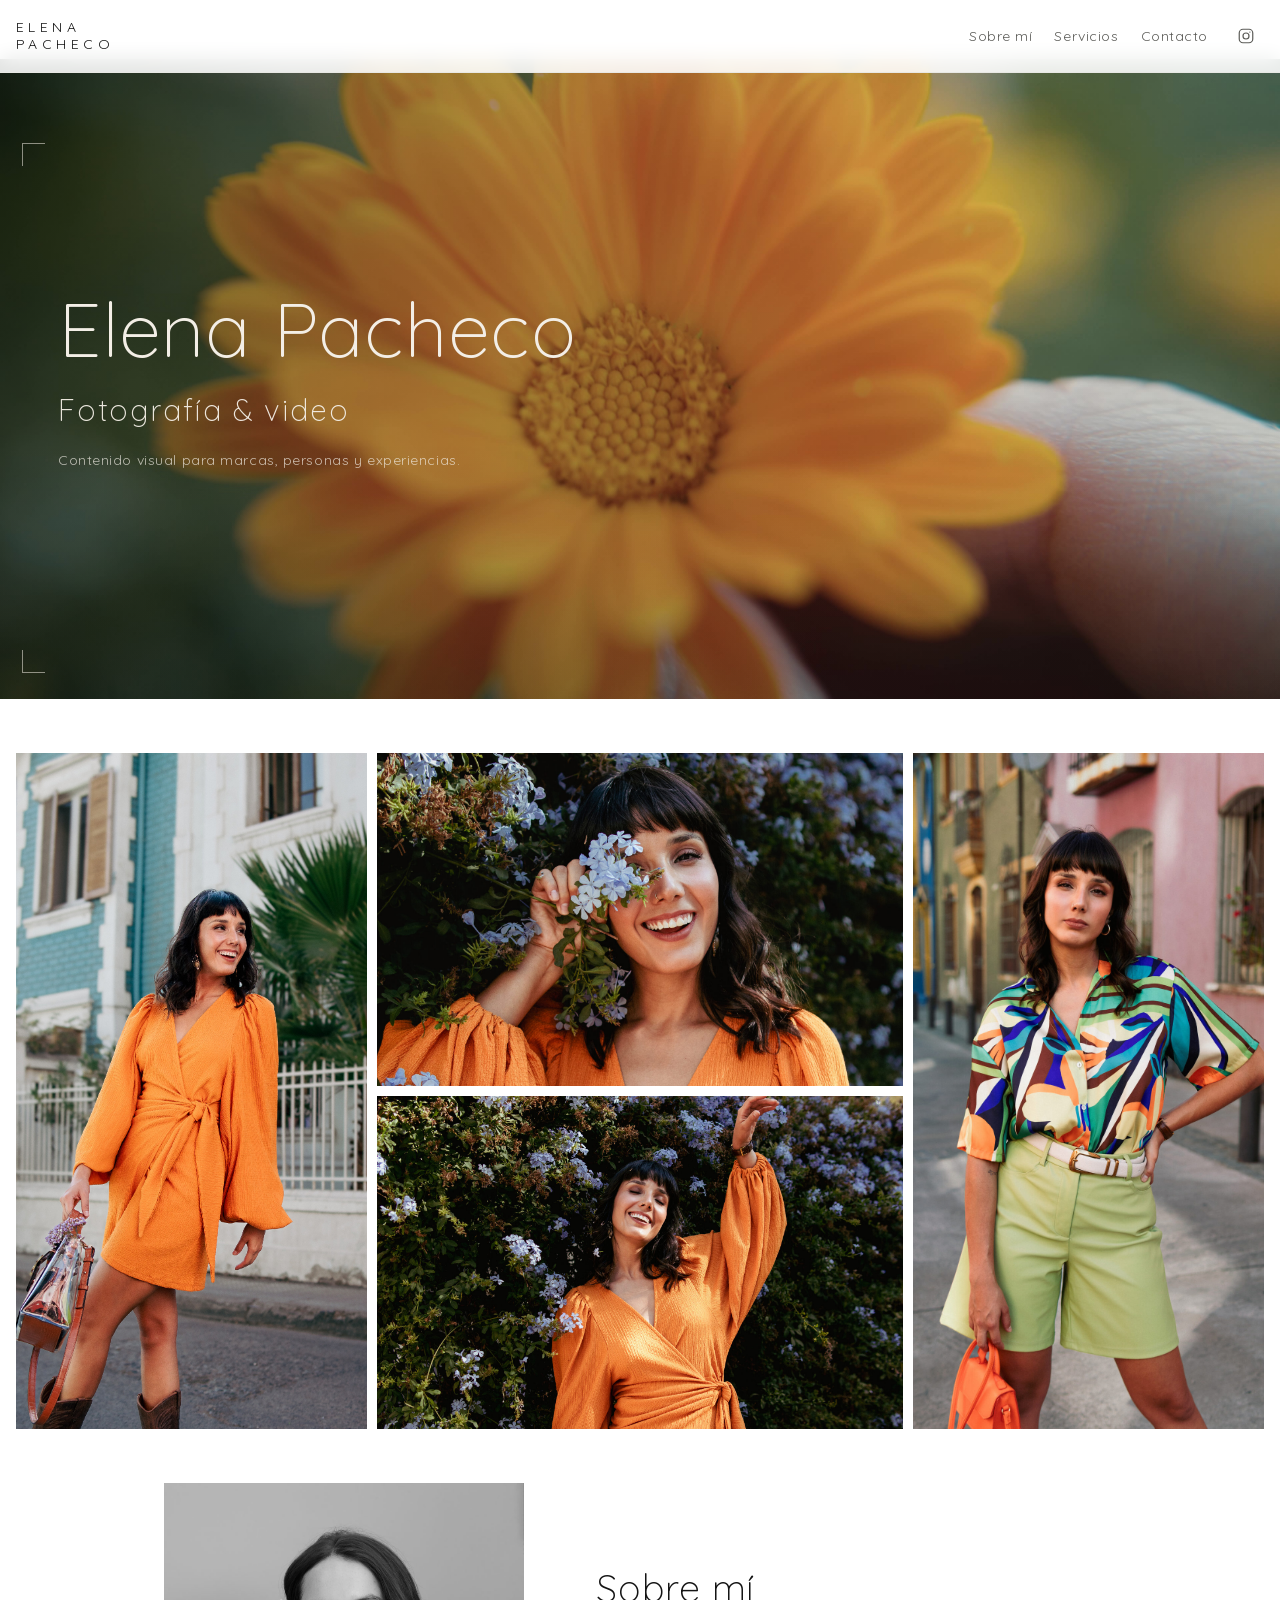
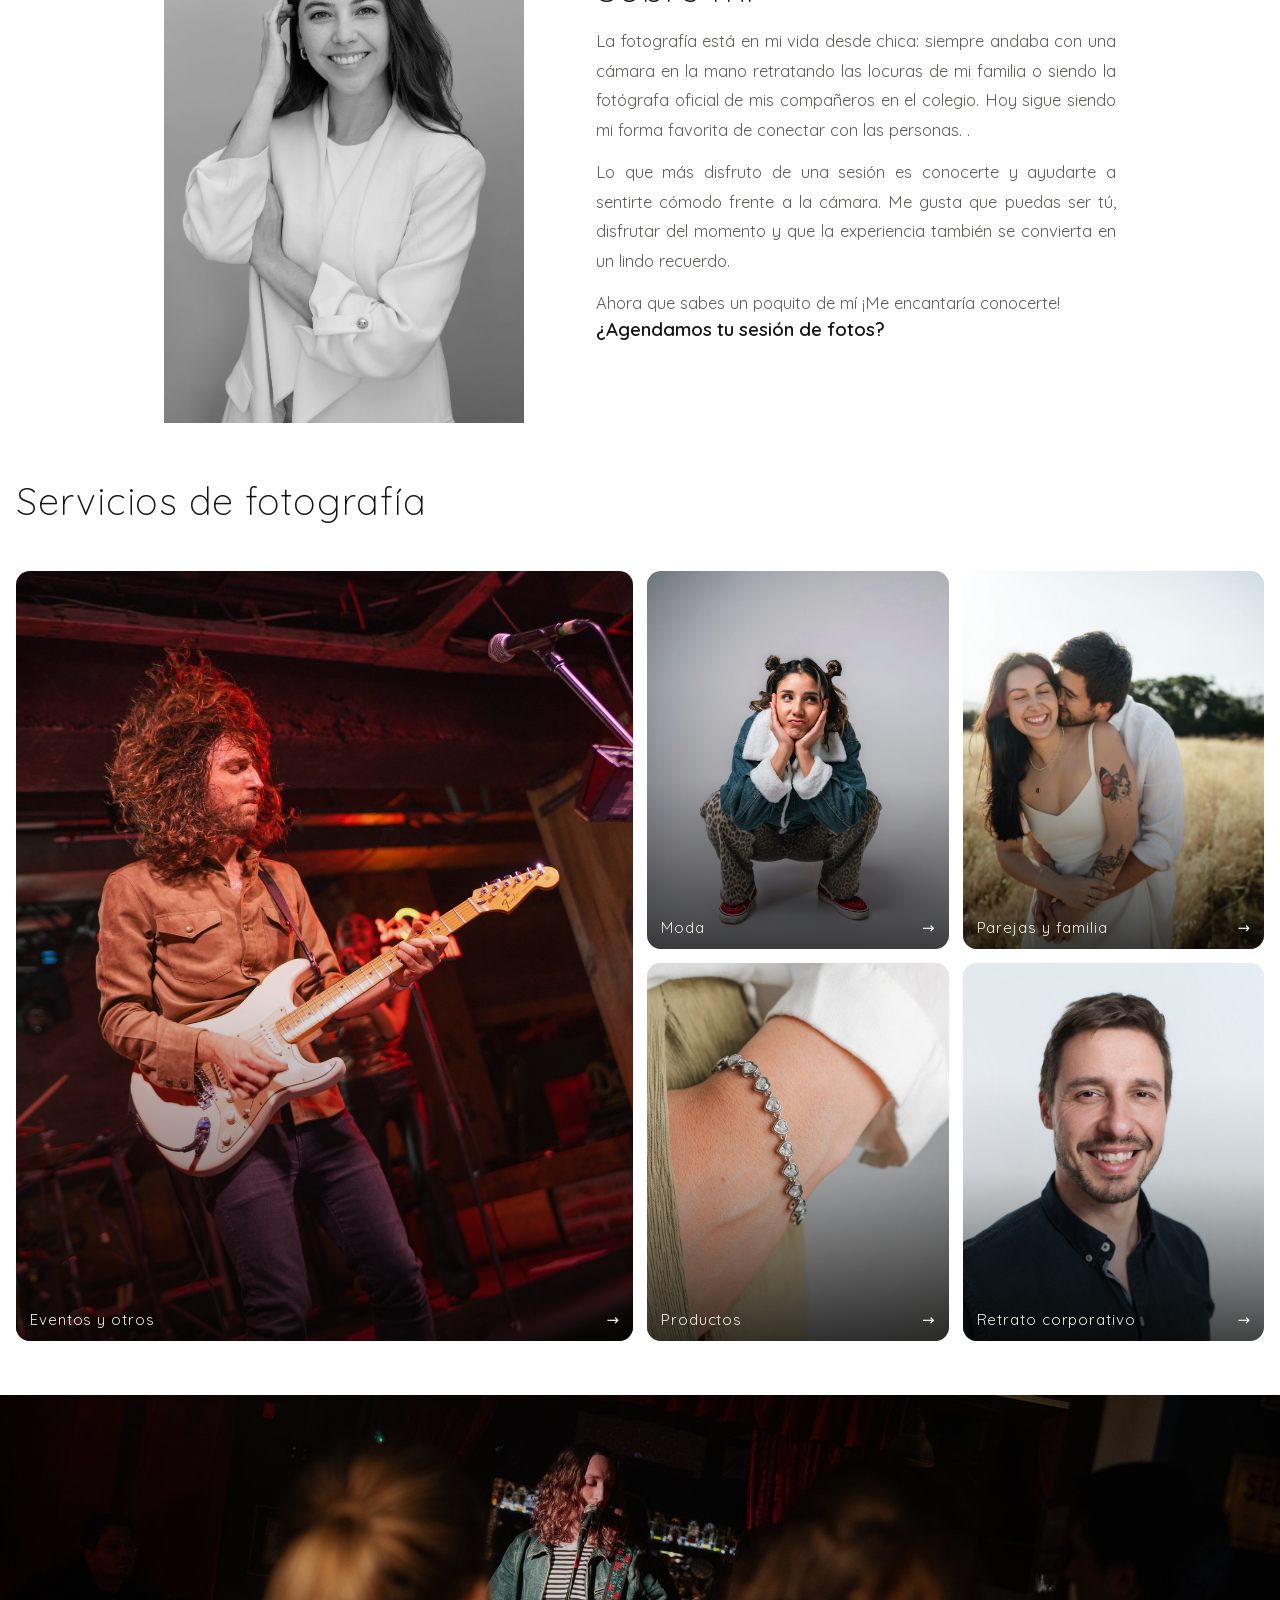
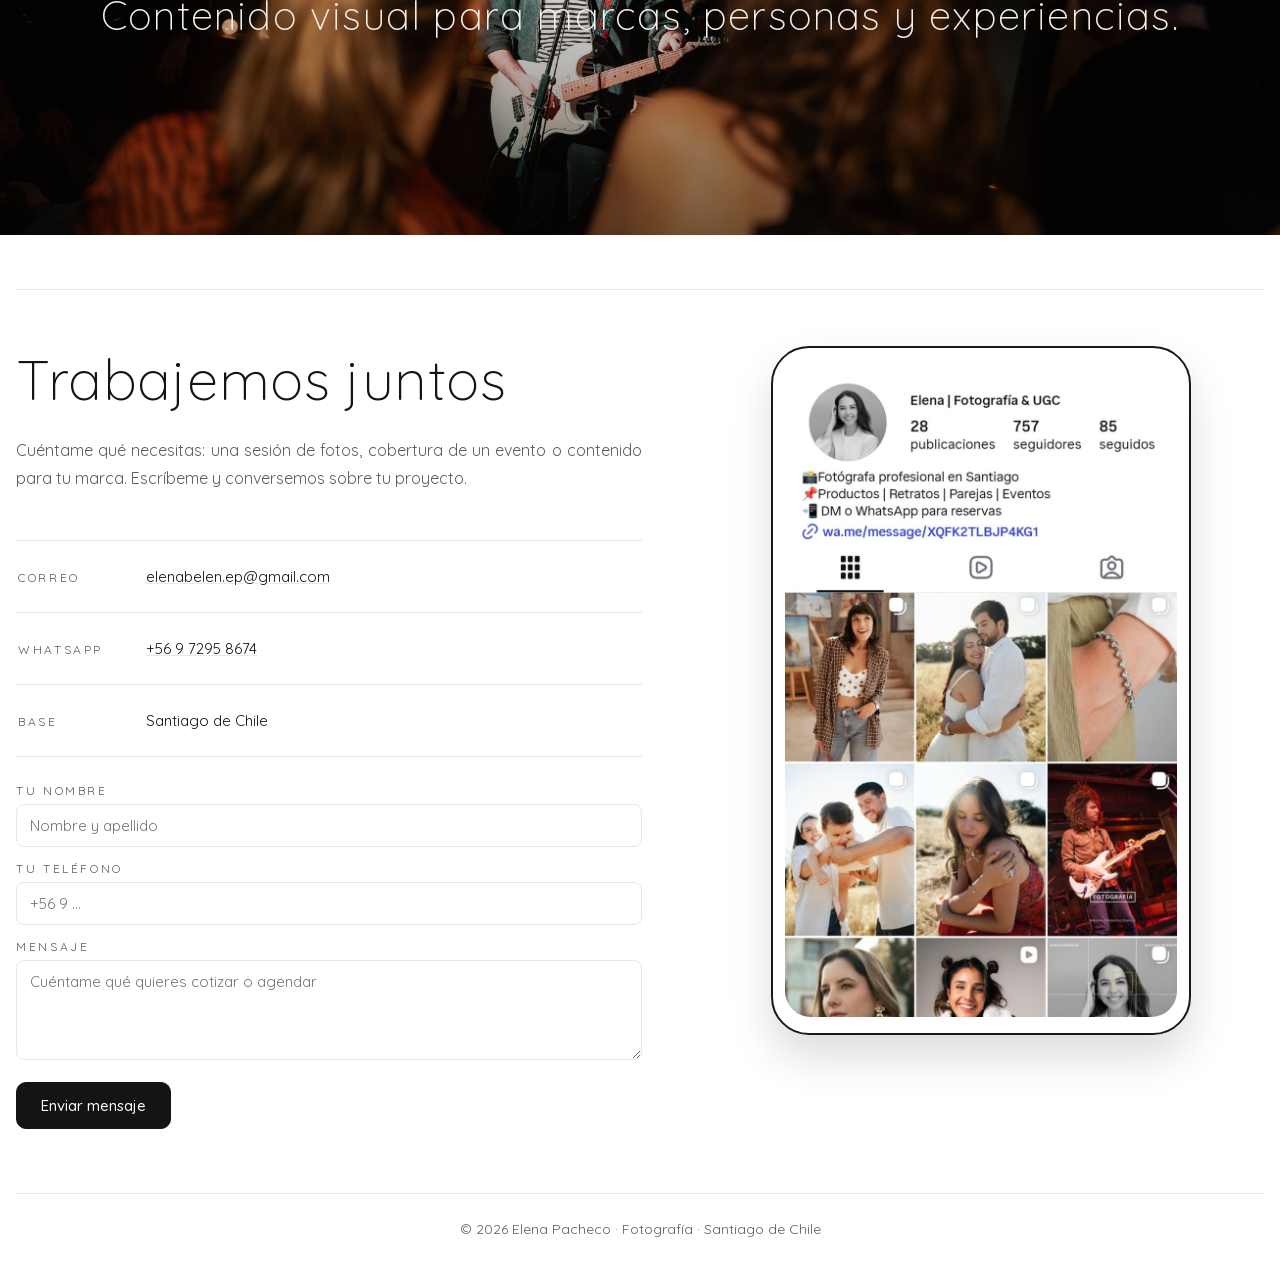
<file: index.html>
<!DOCTYPE html>
<html lang="es">
<head>
<meta charset="utf-8">
<meta name="viewport" content="width=device-width, initial-scale=1">
<title>Elena Pacheco - Fotografía & Video</title>
<link rel="icon" type="image/png" sizes="32x32" href="favicon-32.png">
<link rel="icon" type="image/png" sizes="16x16" href="favicon-16.png">
<link rel="apple-touch-icon" href="apple-touch-icon.png">
<link rel="stylesheet" href="style.css">
</head>
<body>
<div class="sitio">
<span class="solo-lectores">Elena Pacheco - Fotografía &amp; Video</span>
<header class="site-header">
    <a class="brand" href="index.html">ELENA<br>PACHECO</a>
    <nav class="site-nav" aria-label="Secciones">
        <a href="index.html#sobre-mi">Sobre mí</a>
        <a href="index.html#servicios">Servicios</a>
        <a href="index.html#contacto">Contacto</a>
    </nav>
    <div class="sociales">
        <a href="https://www.instagram.com/byele.studio/" target="_blank" rel="noreferrer" aria-label="Instagram de Elena (@byele.studio)"><svg width="18" height="18" viewBox="0 0 24 24" fill="none" stroke="currentColor" stroke-width="1.6" aria-hidden="true"><rect x="3" y="3" width="18" height="18" rx="5"/><circle cx="12" cy="12" r="4"/><circle cx="17.2" cy="6.8" r="0.9" fill="currentColor" stroke="none"/></svg></a>
    </div>
</header>

<main>
<section class="hero">
    <video class="hero-video" src="photos/hero-reel.mp4" poster="photos/hero.jpg" autoplay muted loop playsinline aria-label="Video de portada de Elena, en reproducción automática y loop"></video>
    <span class="hero-degradado"></span>
    <span class="esquina e1" aria-hidden="true"></span><span class="esquina e2" aria-hidden="true"></span>
    <div class="hero-contenido">
        <h1 class="hero-titulo">Elena Pacheco</h1>
        <p class="hero-sub">Fotografía &amp; video</p>
        <p class="hero-tagline">Contenido visual para marcas, personas y experiencias.</p>
    </div>
</section>

<section id="coleccion" class="seccion coleccion">
    <div class="collage">
        <img src="photos/coleccion-1.jpg" alt="Retrato entre flores lilas" loading="lazy">
        <img src="photos/coleccion-2.jpg" alt="Retrato sonriendo entre flores lilas" loading="lazy">
        <img src="photos/coleccion-3.jpg" alt="Retrato con brazo alzado entre flores lilas" loading="lazy">
        <img src="photos/coleccion-4.jpg" alt="Retrato urbano con camisa de colores" loading="lazy">
    </div>
</section>

<section id="sobre-mi" class="seccion sobre-mi">
    <div class="sobre-mi-foto">
        <img src="photos/sobre-mi.jpg" alt="Retrato de Elena Pacheco en blanco y negro" loading="lazy">
    </div>
    <div class="sobre-mi-texto">
        <h2 class="seccion-titulo">Sobre mí</h2>
        <p>La fotografía está en mi vida desde chica: siempre andaba con una cámara en la mano retratando las locuras de mi familia o siendo la fotógrafa oficial de mis compañeros en el colegio. Hoy sigue siendo mi forma favorita de conectar con las personas.

.</p>
        <p>Lo que más disfruto de una sesión es conocerte y ayudarte a sentirte cómodo frente a la cámara. Me gusta que puedas ser tú, disfrutar del momento y que la experiencia también se convierta en un lindo recuerdo.</p>
        <p>Ahora que sabes un poquito de mí ¡Me encantaría conocerte! </p>
        <h3>¿Agendamos tu sesión de fotos?</h3>
    </div>
</section>

<section id="servicios" class="seccion">
    <h2 class="seccion-titulo">Servicios de fotografía</h2>
    <div class="tarjetas">
        <a class="tarjeta" href="eventos.html" aria-label="Abrir galería de Eventos y otros">
            <img src="photos/eventos-portada.jpg" alt="Guitarrista de pelo largo tocando guitarra eléctrica blanca en un escenario con luces rojas" loading="lazy">
            <span class="tarjeta-sombra"></span>
            <span class="tarjeta-nombre">Eventos y otros</span>
            <span class="tarjeta-flecha" aria-hidden="true">→</span>
        </a>
        <a class="tarjeta" href="moda.html" aria-label="Abrir galería de Moda">
            <img src="photos/moda-26.jpg" alt="Mujer riendo con chaqueta acolchada negra en un estudio de fondo gris" loading="lazy">
            <span class="tarjeta-sombra"></span>
            <span class="tarjeta-nombre">Moda</span>
            <span class="tarjeta-flecha" aria-hidden="true">→</span>
        </a>
        <a class="tarjeta" href="parejas-y-familia.html" aria-label="Abrir galería de Parejas y familia">
            <img src="photos/parejas-portada.jpg" alt="Pareja abrazada sonriendo en un campo dorado al atardecer" loading="lazy" style="object-position: 35% 30%">
            <span class="tarjeta-sombra"></span>
            <span class="tarjeta-nombre">Parejas y familia</span>
            <span class="tarjeta-flecha" aria-hidden="true">→</span>
        </a>
        <a class="tarjeta" href="productos.html" aria-label="Abrir galería de Productos">
            <img src="photos/productos-portada.jpg" alt="Pulsera de cadena plateada en la muñeca de una persona" loading="lazy" style="object-position: 20% 50%">
            <span class="tarjeta-sombra"></span>
            <span class="tarjeta-nombre">Productos</span>
            <span class="tarjeta-flecha" aria-hidden="true">→</span>
        </a>
        <a class="tarjeta" href="retrato-corporativo.html" aria-label="Abrir galería de Retrato corporativo">
            <img src="photos/retrato-portada.jpg" alt="Hombre sonriendo con camisa negra en un estudio de fondo claro" loading="lazy">
            <span class="tarjeta-sombra"></span>
            <span class="tarjeta-nombre">Retrato corporativo</span>
            <span class="tarjeta-flecha" aria-hidden="true">→</span>
        </a>
    </div>
</section>

<section class="banda" aria-label="Fotografía de ambiente">
    <img src="photos/banda-eventos.jpg" alt="Concierto en vivo fotografiado por Elena" loading="lazy">
    <span class="banda-degradado"></span>
    <p class="banda-texto">Contenido visual para marcas, personas y experiencias.</p>
</section>

<section id="contacto" class="seccion contacto">
    <div class="contacto-grid">
        <div class="contacto-izquierda">
            <h2 class="contacto-titulo">Trabajemos juntos</h2>
            <p class="contacto-intro">Cuéntame qué necesitas: una sesión de fotos, cobertura de un evento o contenido para tu marca. Escríbeme y conversemos sobre tu proyecto.</p>
            <div class="contacto-datos">
                <div class="contacto-fila"><span class="contacto-label">Correo</span><span><a class="contacto-mail" href="mailto:elenabelen.ep@gmail.com">elenabelen.ep@gmail.com</a></span></div>
                <div class="contacto-fila"><span class="contacto-label">WhatsApp</span><span><a class="contacto-mail" href="https://wa.me/56972958674?text=Hola%2C+quiero+cotizar+un+servicio+de+fotograf%C3%ADa+o+video." target="_blank" rel="noreferrer">+56 9 7295 8674</a></span></div>
                <div class="contacto-fila"><span class="contacto-label">Base</span><span>Santiago de Chile</span></div>
            </div>
            <form class="contacto-form" id="form-contacto">
                <div class="campo">
                    <label for="c-nombre">Tu nombre</label>
                    <input id="c-nombre" name="nombre" type="text" autocomplete="name" required placeholder="Nombre y apellido">
                </div>
                <div class="campo">
                    <label for="c-telefono">Tu teléfono</label>
                    <input id="c-telefono" name="telefono" type="tel" autocomplete="tel" required placeholder="+56 9 ...">
                </div>
                <div class="campo">
                    <label for="c-mensaje">Mensaje</label>
                    <textarea id="c-mensaje" name="mensaje" rows="4" required placeholder="Cuéntame qué quieres cotizar o agendar"></textarea>
                </div>
                <button type="submit" class="file-button contacto-enviar" id="btn-enviar">Enviar mensaje</button>
                <p class="contacto-ok" id="msg-ok" hidden>Mensaje enviado. Te responderé a la brevedad.</p>
                <p class="contacto-ok" id="msg-error" hidden>No se pudo enviar. Intenta de nuevo o escríbeme por Instagram.</p>
            </form>
        </div>
        <div class="contacto-instagram">
            <a class="fono" href="https://www.instagram.com/byele.studio/" target="_blank" rel="noreferrer" aria-label="Abrir el perfil de Instagram de Elena (@byele.studio)">
                <span class="fono-muesca" aria-hidden="true"></span>
                <img class="ig-captura" src="photos/ig-perfil.jpg" alt="Perfil de Instagram de Elena (@byele.studio)" loading="lazy">
            </a>
        </div>
    </div>
</section>
</main>

<footer class="pie">© 2026 Elena Pacheco · Fotografía · Santiago de Chile</footer>
</div>
<script src="app.js"></script>
</body>
</html>
</file>
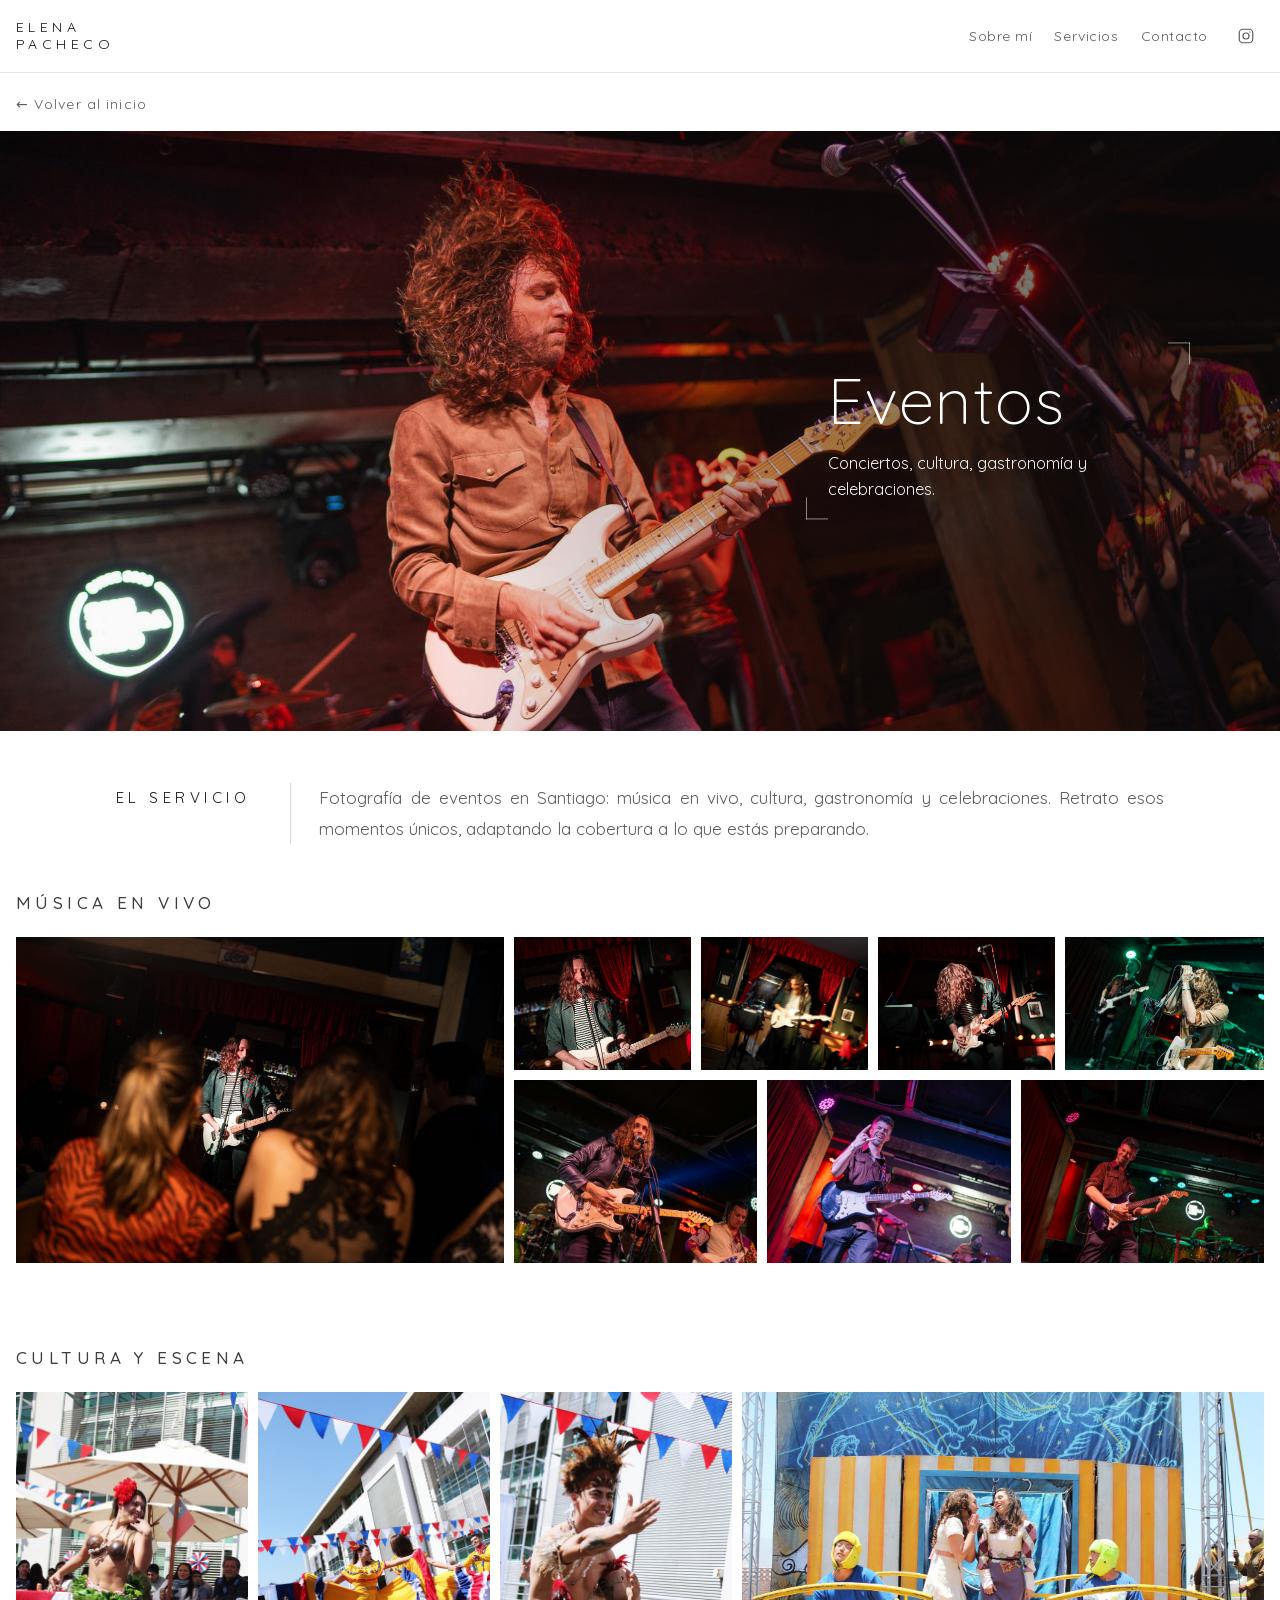
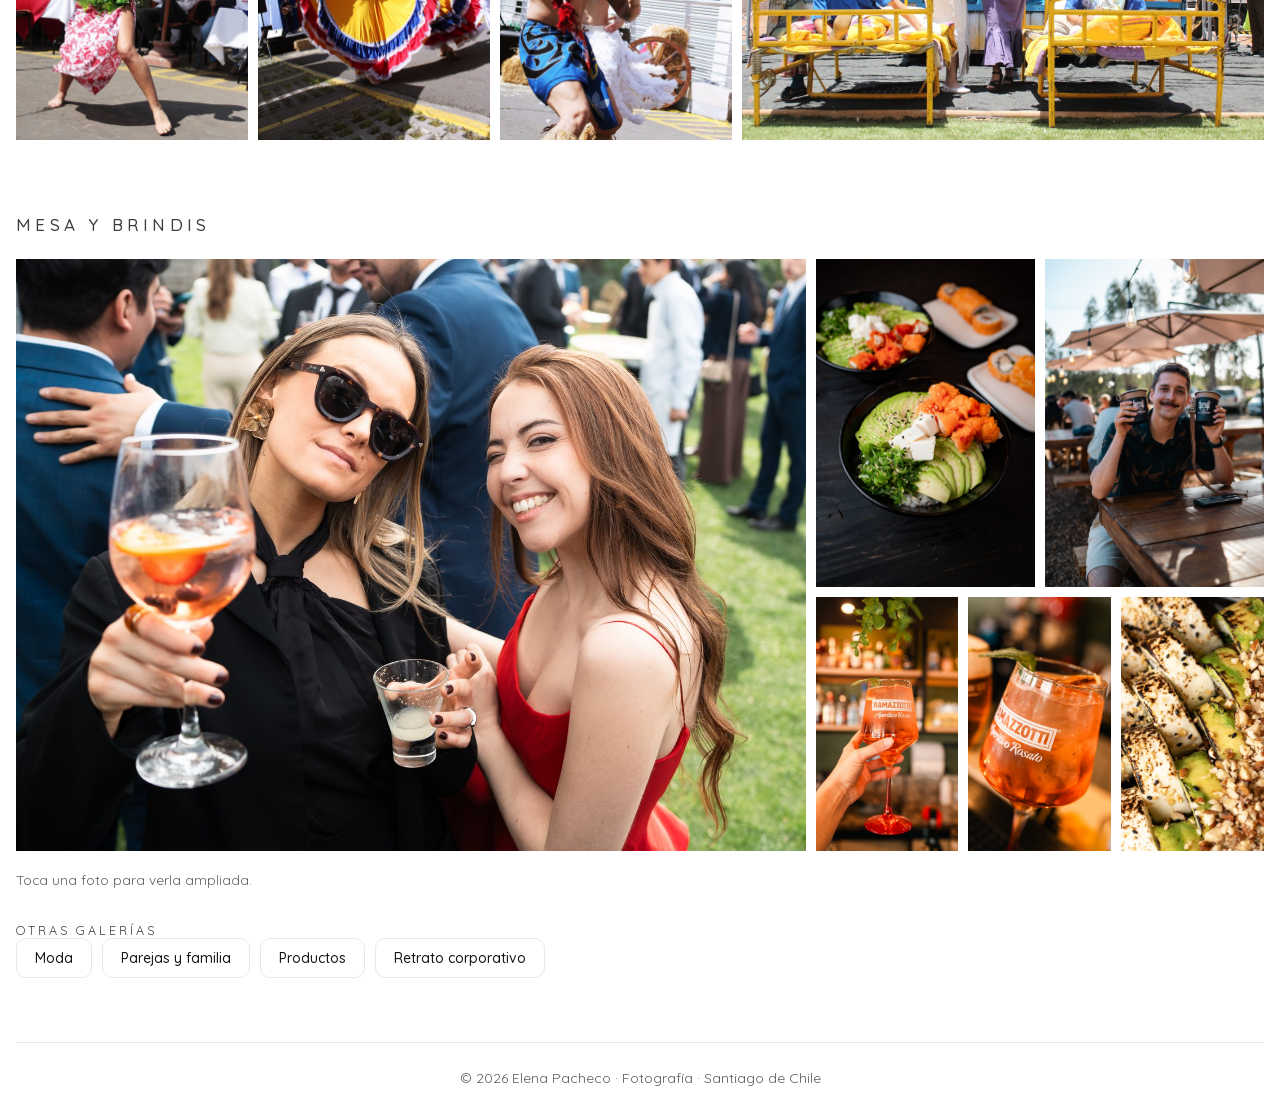
<file: eventos.html>
<!DOCTYPE html>
<html lang="es">
<head>
<meta charset="utf-8">
<meta name="viewport" content="width=device-width, initial-scale=1">
<title>Elena Pacheco - Fotografía & Video</title>
<link rel="icon" type="image/png" sizes="32x32" href="favicon-32.png">
<link rel="icon" type="image/png" sizes="16x16" href="favicon-16.png">
<link rel="apple-touch-icon" href="apple-touch-icon.png">
<link rel="stylesheet" href="style.css">
</head>
<body>
<div class="sitio">
<span class="solo-lectores">Elena Pacheco - Fotografía &amp; Video</span>
<header class="site-header">
    <a class="brand" href="index.html">ELENA<br>PACHECO</a>
    <nav class="site-nav" aria-label="Secciones">
        <a href="index.html#sobre-mi">Sobre mí</a>
        <a href="index.html#servicios">Servicios</a>
        <a href="index.html#contacto">Contacto</a>
    </nav>
    <div class="sociales">
        <a href="https://www.instagram.com/byele.studio/" target="_blank" rel="noreferrer" aria-label="Instagram de Elena (@byele.studio)"><svg width="18" height="18" viewBox="0 0 24 24" fill="none" stroke="currentColor" stroke-width="1.6" aria-hidden="true"><rect x="3" y="3" width="18" height="18" rx="5"/><circle cx="12" cy="12" r="4"/><circle cx="17.2" cy="6.8" r="0.9" fill="currentColor" stroke="none"/></svg></a>
    </div>
</header>

<main>
<section class="seccion galeria editorial">
    <a class="volver" href="index.html">← Volver al inicio</a>
    <div class="galeria-banner">
        <img src="photos/eventos-portada.jpg" alt="Guitarrista de pelo largo tocando guitarra eléctrica blanca en un escenario con luces rojas">
        <span class="galeria-banner-degradado"></span>
        <div class="galeria-banner-texto">
            <h2>Eventos</h2>
            <p>Conciertos, cultura, gastronomía y celebraciones.</p>
        </div>
    </div>
    <div class="galeria-servicio">
        <p class="etiqueta">El servicio</p>
        <p class="galeria-servicio-texto">Fotografía de eventos en Santiago: música en vivo, cultura, gastronomía y celebraciones. Retrato esos momentos únicos, adaptando la cobertura a lo que estás preparando.</p>
    </div>
<h3 class="galeria-subtitulo">Música en vivo</h3>
        <div class="collage-grid">
        <div class="collage-duo">
        <button type="button" class="collage-foto collage-foto--grande" data-idx="2" aria-label="Ampliar foto 3 de Eventos y otros" style="--ar:1.5005"><img src="photos/eventos-real-03.jpg" alt="Concierto visto desde el público" width="1400" height="933" loading="lazy"></button>
        <div class="collage-col">
            <button type="button" class="collage-foto" data-idx="0" aria-label="Ampliar foto principal de Eventos y otros" style="--ar:1.3321"><img src="photos/eventos-real-01.jpg" alt="Músico tocando guitarra en vivo" width="1400" height="1051" loading="lazy"></button>
            <button type="button" class="collage-foto" data-idx="1" aria-label="Ampliar foto 2 de Eventos y otros" style="--ar:1.259"><img src="photos/eventos-real-02.jpg" alt="Banda en escenario con cortinas rojas" width="1400" height="1112" loading="lazy"></button>
            <button type="button" class="collage-foto" data-idx="3" aria-label="Ampliar foto 4 de Eventos y otros" style="--ar:1.3321"><img src="photos/eventos-real-04.jpg" alt="Guitarrista en escena, fotografiado de espaldas" width="1400" height="1051" loading="lazy"></button>
            <button type="button" class="collage-foto" data-idx="4" aria-label="Ampliar foto 5 de Eventos y otros" style="--ar:1.5005"><img src="photos/eventos-real-05.jpg" alt="Cantante y guitarrista bajo luces verdes" width="1400" height="933" loading="lazy"></button>
            <button type="button" class="collage-foto" data-idx="5" aria-label="Ampliar foto 6 de Eventos y otros" style="--ar:1.3321"><img src="photos/eventos-real-06.jpg" alt="Banda completa en vivo" width="1400" height="1051" loading="lazy"></button>
            <button type="button" class="collage-foto" data-idx="6" aria-label="Ampliar foto 7 de Eventos y otros" style="--ar:1.3321"><img src="photos/eventos-real-07.jpg" alt="Guitarrista en vivo bajo luces magenta" width="1400" height="1051" loading="lazy"></button>
            <button type="button" class="collage-foto" data-idx="7" aria-label="Ampliar foto 8 de Eventos y otros" style="--ar:1.3321"><img src="photos/eventos-real-08.jpg" alt="Guitarrista y baterista en escena" width="1400" height="1051" loading="lazy"></button>
        </div>
        </div>
    </div>
    <div class="collage-grupo">
        <h3 class="galeria-subtitulo">Cultura y escena</h3>
        <div class="collage-grid">
        <button type="button" class="collage-foto" data-idx="9" aria-label="Ampliar foto 10 de Eventos y otros" style="--ar:0.6664"><img src="photos/eventos-real-14.jpg" alt="Bailarina de Rapa Nui en presentación cultural" width="933" height="1400" loading="lazy"></button>
        <button type="button" class="collage-foto" data-idx="8" aria-label="Ampliar foto 9 de Eventos y otros" style="--ar:0.6664"><img src="photos/eventos-real-13.jpg" alt="Bailarinas de danza folclórica" width="933" height="1400" loading="lazy"></button>
        <button type="button" class="collage-foto" data-idx="10" aria-label="Ampliar foto 11 de Eventos y otros" style="--ar:0.6664"><img src="photos/eventos-real-15.jpg" alt="Bailarín de Rapa Nui en presentación cultural" width="933" height="1400" loading="lazy"></button>
        <button type="button" class="collage-foto" data-idx="11" aria-label="Ampliar foto 12 de Eventos y otros" style="--ar:1.5005"><img src="photos/eventos-real-16.jpg" alt="Obra de teatro al aire libre" width="1400" height="933" loading="lazy"></button>
    </div>
    </div>
    <div class="collage-grupo">
        <h3 class="galeria-subtitulo">Mesa y brindis</h3>
        <div class="collage-grid">
        <div class="collage-duo">
        <button type="button" class="collage-foto collage-foto--grande" data-idx="12" aria-label="Ampliar foto 13 de Eventos y otros" style="--ar:1.3321"><img src="photos/eventos-real-09.jpg" alt="Brindis en una celebración al aire libre" width="1400" height="1051" loading="lazy"></button>
        <div class="collage-col">
            <button type="button" class="collage-foto" data-idx="16" aria-label="Ampliar foto 17 de Eventos y otros" style="--ar:0.6664"><img src="photos/eventos-real-17.jpg" alt="Platos de cocina servidos en mesa" width="933" height="1400" loading="lazy"></button>
            <button type="button" class="collage-foto" data-idx="13" aria-label="Ampliar foto 14 de Eventos y otros" style="--ar:0.6664"><img src="photos/eventos-real-10.jpg" alt="Tarde de cervezas en terraza" width="933" height="1400" loading="lazy"></button>
            <button type="button" class="collage-foto" data-idx="14" aria-label="Ampliar foto 15 de Eventos y otros" style="--ar:0.5621"><img src="photos/eventos-real-11.jpg" alt="Trago servido en barra" width="787" height="1400" loading="lazy"></button>
            <button type="button" class="collage-foto" data-idx="15" aria-label="Ampliar foto 16 de Eventos y otros" style="--ar:0.5621"><img src="photos/eventos-real-12.jpg" alt="Detalle de trago de autor" width="787" height="1400" loading="lazy"></button>
            <button type="button" class="collage-foto" data-idx="17" aria-label="Ampliar foto 18 de Eventos y otros" style="--ar:0.5629"><img src="photos/eventos-real-18.jpg" alt="Detalle de plato de cocina" width="788" height="1400" loading="lazy"></button>
        </div>
        </div>
    </div>
    </div>
    <p class="caption">Toca una foto para verla ampliada.</p>
    <div class="otras">
        <p class="etiqueta">Otras galerías</p>
        <div class="otras-links">
            <a class="file-button is-compact" data-variant="secondary" href="moda.html">Moda</a>
            <a class="file-button is-compact" data-variant="secondary" href="parejas-y-familia.html">Parejas y familia</a>
            <a class="file-button is-compact" data-variant="secondary" href="productos.html">Productos</a>
            <a class="file-button is-compact" data-variant="secondary" href="retrato-corporativo.html">Retrato corporativo</a>
        </div>
    </div>
</section>
<script>window.GALERIA_FOTOS = [{"src": "photos/eventos-real-01.jpg", "alt": "Músico tocando guitarra en vivo"}, {"src": "photos/eventos-real-02.jpg", "alt": "Banda en escenario con cortinas rojas"}, {"src": "photos/eventos-real-03.jpg", "alt": "Concierto visto desde el público"}, {"src": "photos/eventos-real-04.jpg", "alt": "Guitarrista en escena, fotografiado de espaldas"}, {"src": "photos/eventos-real-05.jpg", "alt": "Cantante y guitarrista bajo luces verdes"}, {"src": "photos/eventos-real-06.jpg", "alt": "Banda completa en vivo"}, {"src": "photos/eventos-real-07.jpg", "alt": "Guitarrista en vivo bajo luces magenta"}, {"src": "photos/eventos-real-08.jpg", "alt": "Guitarrista y baterista en escena"}, {"src": "photos/eventos-real-13.jpg", "alt": "Bailarinas de danza folclórica"}, {"src": "photos/eventos-real-14.jpg", "alt": "Bailarina de Rapa Nui en presentación cultural"}, {"src": "photos/eventos-real-15.jpg", "alt": "Bailarín de Rapa Nui en presentación cultural"}, {"src": "photos/eventos-real-16.jpg", "alt": "Obra de teatro al aire libre"}, {"src": "photos/eventos-real-09.jpg", "alt": "Brindis en una celebración al aire libre"}, {"src": "photos/eventos-real-10.jpg", "alt": "Tarde de cervezas en terraza"}, {"src": "photos/eventos-real-11.jpg", "alt": "Trago servido en barra"}, {"src": "photos/eventos-real-12.jpg", "alt": "Detalle de trago de autor"}, {"src": "photos/eventos-real-17.jpg", "alt": "Platos de cocina servidos en mesa"}, {"src": "photos/eventos-real-18.jpg", "alt": "Detalle de plato de cocina"}]; window.GALERIA_NOMBRE = "Eventos y otros";</script>
</main>

<footer class="pie">© 2026 Elena Pacheco · Fotografía · Santiago de Chile</footer>
</div>
<script src="app.js"></script>
</body>
</html>
</file>
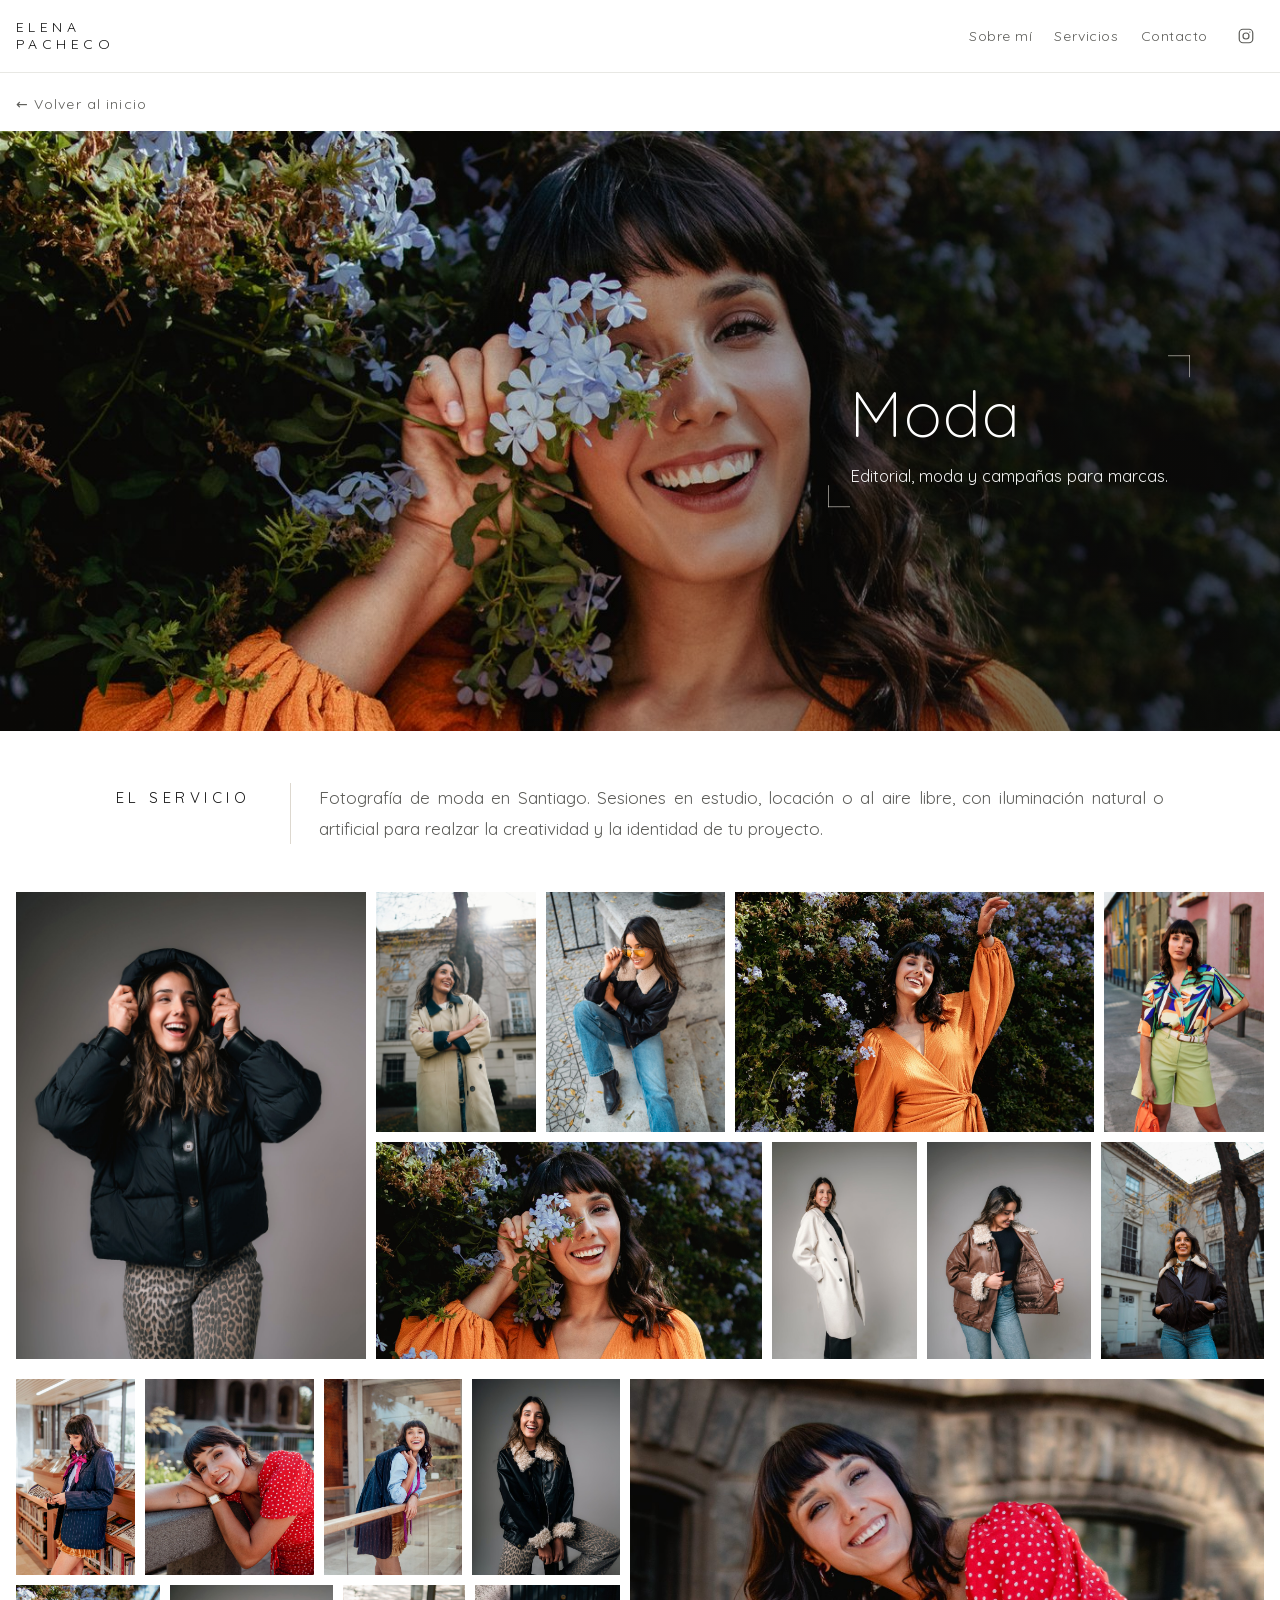
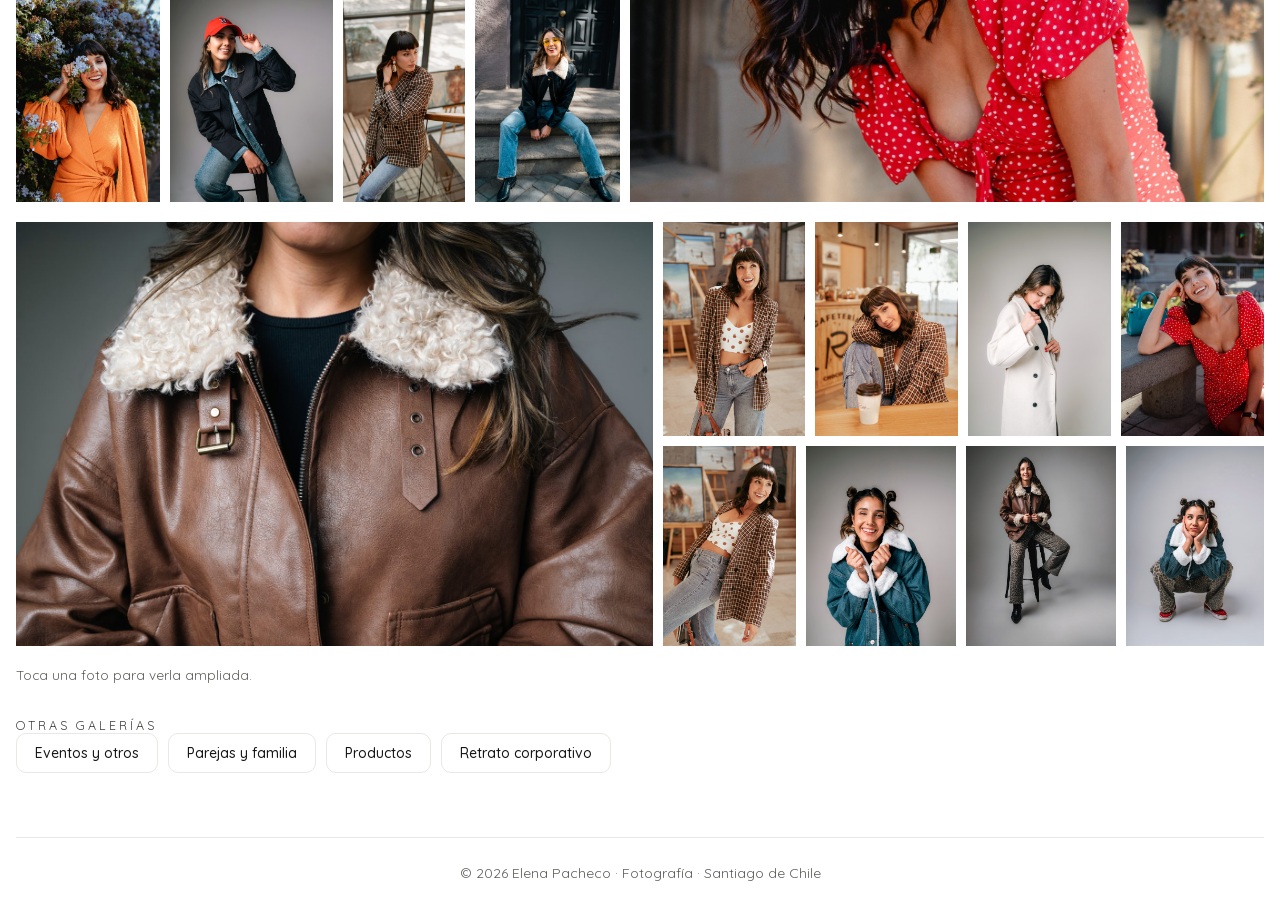
<file: moda.html>
<!DOCTYPE html>
<html lang="es">
<head>
<meta charset="utf-8">
<meta name="viewport" content="width=device-width, initial-scale=1">
<title>Elena Pacheco - Fotografía & Video</title>
<link rel="icon" type="image/png" sizes="32x32" href="favicon-32.png">
<link rel="icon" type="image/png" sizes="16x16" href="favicon-16.png">
<link rel="apple-touch-icon" href="apple-touch-icon.png">
<link rel="stylesheet" href="style.css">
</head>
<body>
<div class="sitio">
<span class="solo-lectores">Elena Pacheco - Fotografía &amp; Video</span>
<header class="site-header">
    <a class="brand" href="index.html">ELENA<br>PACHECO</a>
    <nav class="site-nav" aria-label="Secciones">
        <a href="index.html#sobre-mi">Sobre mí</a>
        <a href="index.html#servicios">Servicios</a>
        <a href="index.html#contacto">Contacto</a>
    </nav>
    <div class="sociales">
        <a href="https://www.instagram.com/byele.studio/" target="_blank" rel="noreferrer" aria-label="Instagram de Elena (@byele.studio)"><svg width="18" height="18" viewBox="0 0 24 24" fill="none" stroke="currentColor" stroke-width="1.6" aria-hidden="true"><rect x="3" y="3" width="18" height="18" rx="5"/><circle cx="12" cy="12" r="4"/><circle cx="17.2" cy="6.8" r="0.9" fill="currentColor" stroke="none"/></svg></a>
    </div>
</header>

<main>
<section class="seccion galeria editorial">
    <a class="volver" href="index.html">← Volver al inicio</a>
    <div class="galeria-banner">
        <img src="photos/moda-04.jpg" alt="Mujer con vestido naranjo sonriendo entre flores lilas">
        <span class="galeria-banner-degradado"></span>
        <div class="galeria-banner-texto">
            <h2>Moda</h2>
            <p>Editorial, moda y campañas para marcas.</p>
        </div>
    </div>
    <div class="galeria-servicio">
        <p class="etiqueta">El servicio</p>
        <p class="galeria-servicio-texto">Fotografía de moda en Santiago. Sesiones en estudio, locación o al aire libre, con iluminación natural o artificial para realzar la creatividad y la identidad de tu proyecto.</p>
    </div>
    <div class="collage-grid">
        <div class="collage-duo">
        <button type="button" class="collage-foto collage-foto--grande" data-idx="0" aria-label="Ampliar foto principal de Moda" style="--ar:0.7500">
            <img src="photos/moda-portada-nueva.jpg" alt="Mujer riendo con chaqueta acolchada negra en un estudio de fondo gris" width="1500" height="2000" loading="lazy">
        </button>
        <div class="collage-col">
            <button type="button" class="collage-foto" data-idx="1" aria-label="Ampliar foto 2 de Moda" style="--ar:0.6665"><img src="photos/moda-portada.jpg" alt="Mujer con abrigo trench beige posando junto a un árbol en una calle residencial" width="1333" height="2000" loading="lazy"></button>
            <button type="button" class="collage-foto" data-idx="2" aria-label="Ampliar foto 3 de Moda" style="--ar:0.7507"><img src="photos/moda-01.jpg" alt="Mujer sentada en una banca de piedra con chaqueta de cuero negra y lentes de sol amarillos" width="1051" height="1400" loading="lazy"></button>
            <button type="button" class="collage-foto" data-idx="3" aria-label="Ampliar foto 4 de Moda" style="--ar:1.5005"><img src="photos/moda-02.jpg" alt="Mujer con vestido naranjo y un brazo alzado entre flores lilas" width="1400" height="933" loading="lazy"></button>
            <button type="button" class="collage-foto" data-idx="4" aria-label="Ampliar foto 5 de Moda" style="--ar:0.6664"><img src="photos/moda-03.jpg" alt="Mujer con camisa estampada multicolor y short verde en una calle de casas de colores" width="933" height="1400" loading="lazy"></button>
            <button type="button" class="collage-foto" data-idx="5" aria-label="Ampliar foto 6 de Moda" style="--ar:1.7744"><img src="photos/moda-04.jpg" alt="Mujer con vestido naranjo sonriendo entre flores lilas" width="1400" height="789" loading="lazy"></button>
            <button type="button" class="collage-foto" data-idx="6" aria-label="Ampliar foto 7 de Moda" style="--ar:0.6664"><img src="photos/moda-05.jpg" alt="Mujer con abrigo largo blanco posando en estudio" width="933" height="1400" loading="lazy"></button>
            <button type="button" class="collage-foto" data-idx="7" aria-label="Ampliar foto 8 de Moda" style="--ar:0.7507"><img src="photos/moda-06.jpg" alt="Mujer con chaqueta café con cuello de peluche en estudio" width="1051" height="1400" loading="lazy"></button>
            <button type="button" class="collage-foto" data-idx="8" aria-label="Ampliar foto 9 de Moda" style="--ar:0.7507"><img src="photos/moda-07.jpg" alt="Mujer con chaqueta negra estilo aviador frente a una casa antigua" width="1051" height="1400" loading="lazy"></button>
        </div>
        </div>
        <div class="collage-duo collage-duo--reves">
        <button type="button" class="collage-foto collage-foto--grande" data-idx="9" aria-label="Ampliar foto 10 de Moda" style="--ar:1.5005"><img src="photos/moda-08.jpg" alt="Mujer con vestido rojo de lunares frente a una fachada clásica" width="1400" height="933" loading="lazy"></button>
        <div class="collage-col">
            <button type="button" class="collage-foto" data-idx="10" aria-label="Ampliar foto 11 de Moda" style="--ar:0.6071"><img src="photos/moda-09.jpg" alt="Mujer con blazer de rayas y pañuelo fucsia mirando libros en una librería" width="850" height="1400" loading="lazy"></button>
            <button type="button" class="collage-foto" data-idx="11" aria-label="Ampliar foto 12 de Moda" style="--ar:0.8607"><img src="photos/moda-10.jpg" alt="Mujer con vestido rojo de lunares apoyada en una baranda urbana" width="1205" height="1400" loading="lazy"></button>
            <button type="button" class="collage-foto" data-idx="12" aria-label="Ampliar foto 13 de Moda" style="--ar:0.7071"><img src="photos/moda-11.jpg" alt="Mujer con chaleco azul y falda plisada en una terraza con baranda de vidrio" width="990" height="1400" loading="lazy"></button>
            <button type="button" class="collage-foto" data-idx="13" aria-label="Ampliar foto 14 de Moda" style="--ar:0.7507"><img src="photos/moda-12.jpg" alt="Mujer riendo con chaqueta de cuero negra con cuello de peluche en estudio" width="1051" height="1400" loading="lazy"></button>
            <button type="button" class="collage-foto" data-idx="14" aria-label="Ampliar foto 15 de Moda" style="--ar:0.6664"><img src="photos/moda-13.jpg" alt="Mujer con vestido naranjo tocando unas flores lilas" width="933" height="1400" loading="lazy"></button>
            <button type="button" class="collage-foto" data-idx="15" aria-label="Ampliar foto 16 de Moda" style="--ar:0.7507"><img src="photos/moda-14.jpg" alt="Mujer con gorro rojo y chaqueta de mezclilla posando en estudio" width="1051" height="1400" loading="lazy"></button>
            <button type="button" class="collage-foto" data-idx="16" aria-label="Ampliar foto 17 de Moda" style="--ar:0.5629"><img src="photos/moda-16.jpg" alt="Mujer con blazer a cuadros junto a una ventana en un café" width="788" height="1400" loading="lazy"></button>
            <button type="button" class="collage-foto" data-idx="17" aria-label="Ampliar foto 18 de Moda" style="--ar:0.6664"><img src="photos/moda-17.jpg" alt="Mujer sentada en escalones de piedra con chaqueta oscura y lentes amarillos" width="933" height="1400" loading="lazy"></button>
        </div>
        </div>
        <div class="collage-duo">
        <button type="button" class="collage-foto collage-foto--grande" data-idx="25" aria-label="Ampliar foto 26 de Moda" style="--ar:1.5005"><img src="photos/moda-25.jpg" alt="Detalle de chaqueta de cuero café con cuello de peluche" width="1400" height="933" loading="lazy"></button>
        <div class="collage-col">
            <button type="button" class="collage-foto" data-idx="18" aria-label="Ampliar foto 19 de Moda" style="--ar:0.6664"><img src="photos/moda-18.jpg" alt="Mujer con blazer a cuadros y top de lunares en una galería de arte" width="933" height="1400" loading="lazy"></button>
            <button type="button" class="collage-foto" data-idx="19" aria-label="Ampliar foto 20 de Moda" style="--ar:0.6664"><img src="photos/moda-19.jpg" alt="Mujer con blazer a cuadros sentada en la barra de una cafetería" width="933" height="1400" loading="lazy"></button>
            <button type="button" class="collage-foto" data-idx="20" aria-label="Ampliar foto 21 de Moda" style="--ar:0.6664"><img src="photos/moda-20.jpg" alt="Mujer abrochándose un abrigo blanco en estudio" width="933" height="1400" loading="lazy"></button>
            <button type="button" class="collage-foto" data-idx="21" aria-label="Ampliar foto 22 de Moda" style="--ar:0.6664"><img src="photos/moda-21.jpg" alt="Mujer con vestido rojo de lunares sentada en una banca urbana" width="933" height="1400" loading="lazy"></button>
            <button type="button" class="collage-foto" data-idx="22" aria-label="Ampliar foto 23 de Moda" style="--ar:0.6664"><img src="photos/moda-22.jpg" alt="Mujer con blazer a cuadros y top de lunares junto a caballetes de pintura" width="933" height="1400" loading="lazy"></button>
            <button type="button" class="collage-foto" data-idx="23" aria-label="Ampliar foto 24 de Moda" style="--ar:0.7507"><img src="photos/moda-23.jpg" alt="Mujer con chaqueta de mezclilla con cuello de peluche y peinado de dos moños en estudio" width="1051" height="1400" loading="lazy"></button>
            <button type="button" class="collage-foto" data-idx="24" aria-label="Ampliar foto 25 de Moda" style="--ar:0.75"><img src="photos/moda-24.jpg" alt="Mujer sentada en un banquillo con chaqueta café y pantalón estampado en estudio" width="1050" height="1400" loading="lazy"></button>
            <button type="button" class="collage-foto" data-idx="26" aria-label="Ampliar foto 27 de Moda" style="--ar:0.6929"><img src="photos/moda-26.jpg" alt="Mujer en cuclillas con chaqueta de mezclilla y zapatillas rojas en estudio" width="970" height="1400" loading="lazy"></button>
        </div>
        </div>
    </div>
    <p class="caption">Toca una foto para verla ampliada.</p>
    <div class="otras">
        <p class="etiqueta">Otras galerías</p>
        <div class="otras-links">
            <a class="file-button is-compact" data-variant="secondary" href="eventos.html">Eventos y otros</a>
            <a class="file-button is-compact" data-variant="secondary" href="parejas-y-familia.html">Parejas y familia</a>
            <a class="file-button is-compact" data-variant="secondary" href="productos.html">Productos</a>
            <a class="file-button is-compact" data-variant="secondary" href="retrato-corporativo.html">Retrato corporativo</a>
        </div>
    </div>
</section>
<script>window.GALERIA_FOTOS = [{"src": "photos/moda-portada-nueva.jpg", "alt": "Mujer riendo con chaqueta acolchada negra en un estudio de fondo gris"}, {"src": "photos/moda-portada.jpg", "alt": "Mujer con abrigo trench beige posando junto a un árbol en una calle residencial"}, {"src": "photos/moda-01.jpg", "alt": "Mujer sentada en una banca de piedra con chaqueta de cuero negra y lentes de sol amarillos"}, {"src": "photos/moda-02.jpg", "alt": "Mujer con vestido naranjo y un brazo alzado entre flores lilas"}, {"src": "photos/moda-03.jpg", "alt": "Mujer con camisa estampada multicolor y short verde en una calle de casas de colores"}, {"src": "photos/moda-04.jpg", "alt": "Mujer con vestido naranjo sonriendo entre flores lilas"}, {"src": "photos/moda-05.jpg", "alt": "Mujer con abrigo largo blanco posando en estudio"}, {"src": "photos/moda-06.jpg", "alt": "Mujer con chaqueta café con cuello de peluche en estudio"}, {"src": "photos/moda-07.jpg", "alt": "Mujer con chaqueta negra estilo aviador frente a una casa antigua"}, {"src": "photos/moda-08.jpg", "alt": "Mujer con vestido rojo de lunares frente a una fachada clásica"}, {"src": "photos/moda-09.jpg", "alt": "Mujer con blazer de rayas y pañuelo fucsia mirando libros en una librería"}, {"src": "photos/moda-10.jpg", "alt": "Mujer con vestido rojo de lunares apoyada en una baranda urbana"}, {"src": "photos/moda-11.jpg", "alt": "Mujer con chaleco azul y falda plisada en una terraza con baranda de vidrio"}, {"src": "photos/moda-12.jpg", "alt": "Mujer riendo con chaqueta de cuero negra con cuello de peluche en estudio"}, {"src": "photos/moda-13.jpg", "alt": "Mujer con vestido naranjo tocando unas flores lilas"}, {"src": "photos/moda-14.jpg", "alt": "Mujer con gorro rojo y chaqueta de mezclilla posando en estudio"}, {"src": "photos/moda-16.jpg", "alt": "Mujer con blazer a cuadros junto a una ventana en un café"}, {"src": "photos/moda-17.jpg", "alt": "Mujer sentada en escalones de piedra con chaqueta oscura y lentes amarillos"}, {"src": "photos/moda-18.jpg", "alt": "Mujer con blazer a cuadros y top de lunares en una galería de arte"}, {"src": "photos/moda-19.jpg", "alt": "Mujer con blazer a cuadros sentada en la barra de una cafetería"}, {"src": "photos/moda-20.jpg", "alt": "Mujer abrochándose un abrigo blanco en estudio"}, {"src": "photos/moda-21.jpg", "alt": "Mujer con vestido rojo de lunares sentada en una banca urbana"}, {"src": "photos/moda-22.jpg", "alt": "Mujer con blazer a cuadros y top de lunares junto a caballetes de pintura"}, {"src": "photos/moda-23.jpg", "alt": "Mujer con chaqueta de mezclilla con cuello de peluche y peinado de dos moños en estudio"}, {"src": "photos/moda-24.jpg", "alt": "Mujer sentada en un banquillo con chaqueta café y pantalón estampado en estudio"}, {"src": "photos/moda-25.jpg", "alt": "Detalle de chaqueta de cuero café con cuello de peluche"}, {"src": "photos/moda-26.jpg", "alt": "Mujer en cuclillas con chaqueta de mezclilla y zapatillas rojas en estudio"}]; window.GALERIA_NOMBRE = "Moda";</script>
</main>

<footer class="pie">© 2026 Elena Pacheco · Fotografía · Santiago de Chile</footer>
</div>
<script src="app.js"></script>
</body>
</html>
</file>
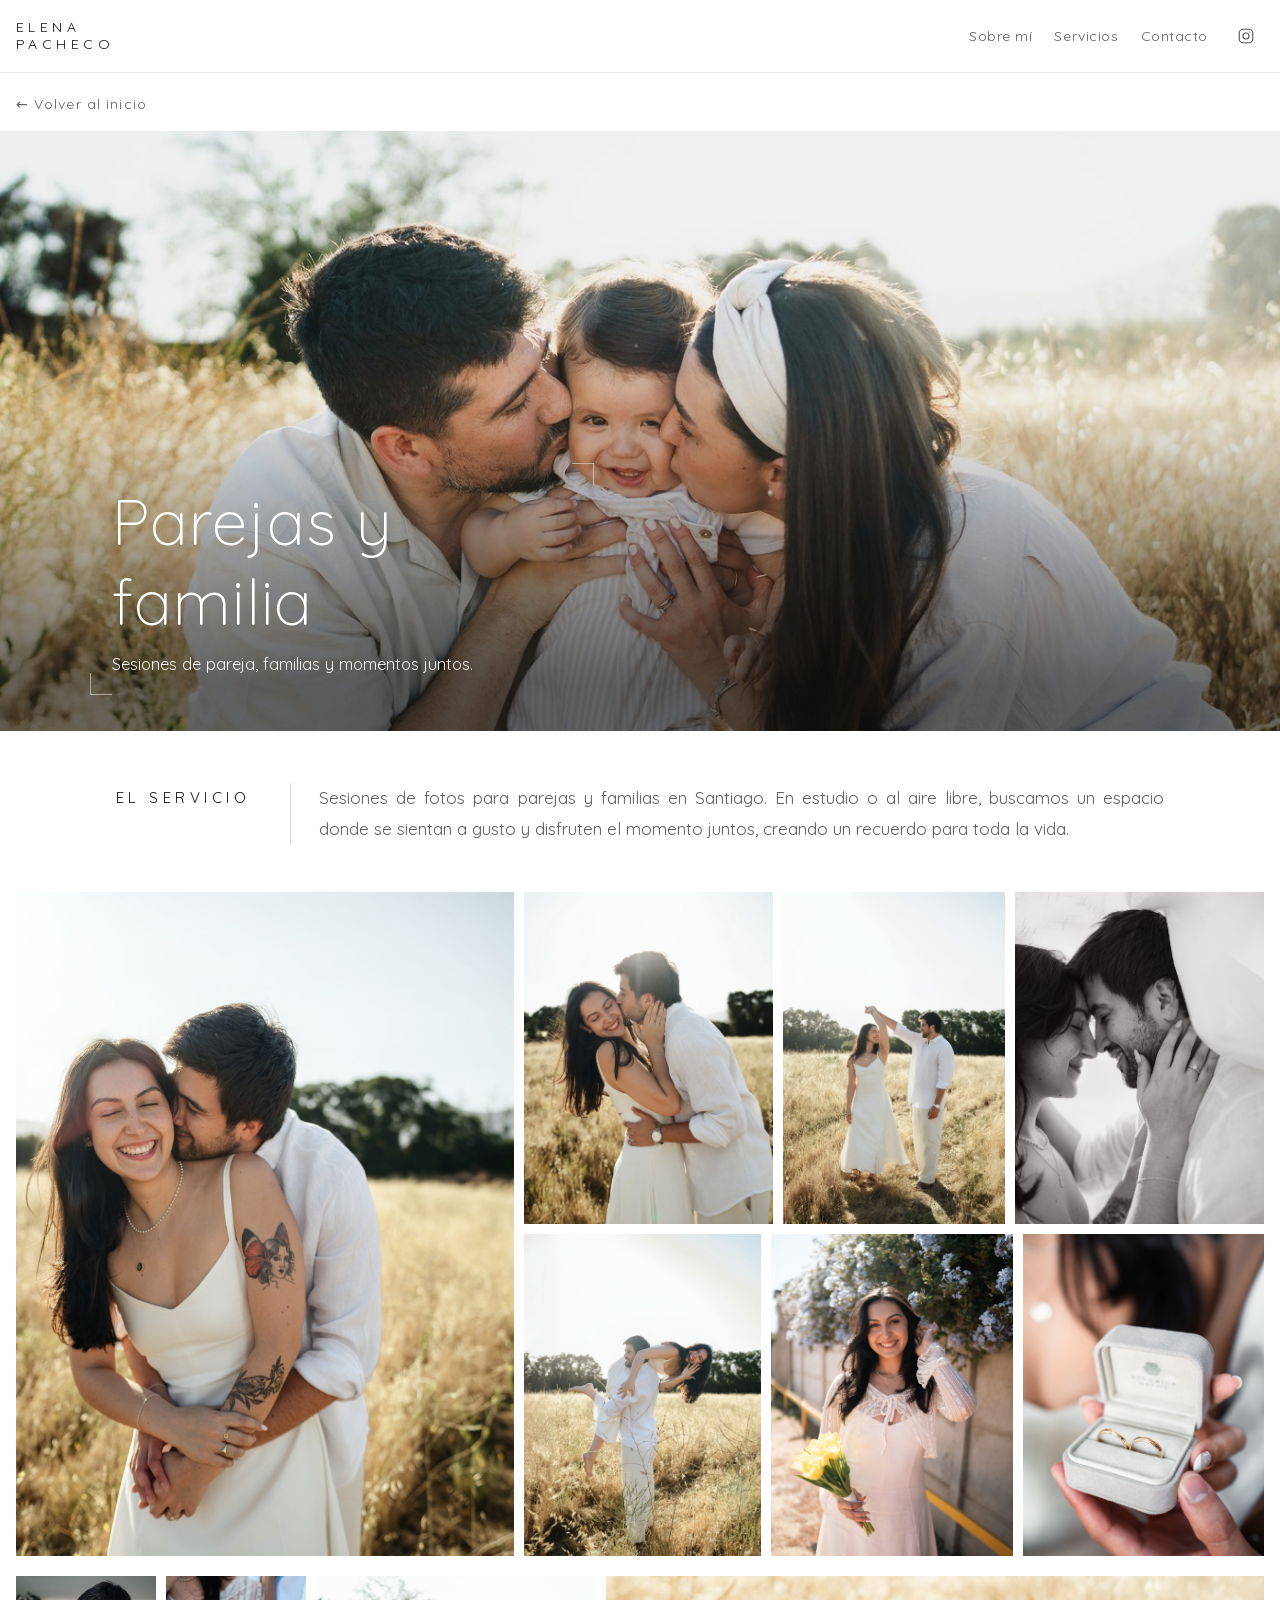
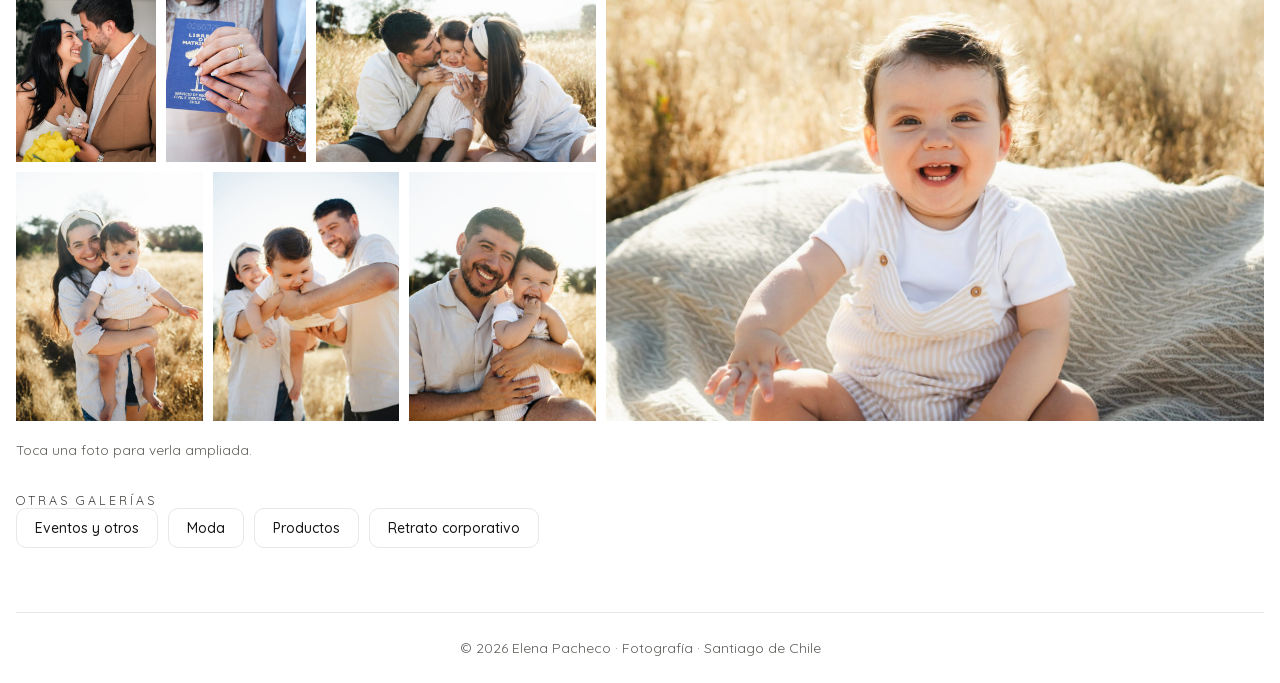
<file: parejas-y-familia.html>
<!DOCTYPE html>
<html lang="es">
<head>
<meta charset="utf-8">
<meta name="viewport" content="width=device-width, initial-scale=1">
<title>Elena Pacheco - Fotografía & Video</title>
<link rel="icon" type="image/png" sizes="32x32" href="favicon-32.png">
<link rel="icon" type="image/png" sizes="16x16" href="favicon-16.png">
<link rel="apple-touch-icon" href="apple-touch-icon.png">
<link rel="stylesheet" href="style.css">
</head>
<body>
<div class="sitio">
<span class="solo-lectores">Elena Pacheco - Fotografía &amp; Video</span>
<header class="site-header">
    <a class="brand" href="index.html">ELENA<br>PACHECO</a>
    <nav class="site-nav" aria-label="Secciones">
        <a href="index.html#sobre-mi">Sobre mí</a>
        <a href="index.html#servicios">Servicios</a>
        <a href="index.html#contacto">Contacto</a>
    </nav>
    <div class="sociales">
        <a href="https://www.instagram.com/byele.studio/" target="_blank" rel="noreferrer" aria-label="Instagram de Elena (@byele.studio)"><svg width="18" height="18" viewBox="0 0 24 24" fill="none" stroke="currentColor" stroke-width="1.6" aria-hidden="true"><rect x="3" y="3" width="18" height="18" rx="5"/><circle cx="12" cy="12" r="4"/><circle cx="17.2" cy="6.8" r="0.9" fill="currentColor" stroke="none"/></svg></a>
    </div>
</header>

<main>
<section class="seccion galeria editorial">
    <a class="volver" href="index.html">← Volver al inicio</a>
    <div class="galeria-banner galeria-banner--abajo">
        <img src="photos/parejas-real-10.jpg" alt="Pareja besando a su bebé en un campo dorado al atardecer">
        <span class="galeria-banner-degradado"></span>
        <div class="galeria-banner-texto">
            <h2>Parejas y familia</h2>
            <p>Sesiones de pareja, familias y momentos juntos.</p>
        </div>
    </div>
    <div class="galeria-servicio">
        <p class="etiqueta">El servicio</p>
        <p class="galeria-servicio-texto">Sesiones de fotos para parejas y familias en Santiago. En estudio o al aire libre, buscamos un espacio donde se sientan a gusto y disfruten el momento juntos, creando un recuerdo para toda la vida.</p>
    </div>
<div class="collage-grid">
        <div class="collage-duo">
        <button type="button" class="collage-foto collage-foto--grande" data-idx="0" aria-label="Ampliar foto principal de Parejas y familia" style="--ar:0.7505"><img src="photos/parejas-portada.jpg" alt="Pareja abrazada sonriendo en un campo dorado al atardecer" width="1501" height="2000" loading="lazy"></button>
        <div class="collage-col">
            <button type="button" class="collage-foto" data-idx="1" aria-label="Ampliar foto 2 de Parejas y familia" style="--ar:0.7507"><img src="photos/parejas-real-00.jpg" alt="Pareja abrazada besándose en la mejilla en un campo dorado" width="1051" height="1400" loading="lazy"></button>
            <button type="button" class="collage-foto" data-idx="2" aria-label="Ampliar foto 3 de Parejas y familia" style="--ar:0.6664"><img src="photos/parejas-real-02.jpg" alt="Pareja bailando en un campo al atardecer" width="933" height="1400" loading="lazy"></button>
            <button type="button" class="collage-foto" data-idx="3" aria-label="Ampliar foto 4 de Parejas y familia" style="--ar:0.7507"><img src="photos/parejas-real-03.jpg" alt="Primer plano en blanco y negro de una pareja frente a frente" width="1051" height="1400" loading="lazy"></button>
            <button type="button" class="collage-foto" data-idx="4" aria-label="Ampliar foto 5 de Parejas y familia" style="--ar:0.7364"><img src="photos/parejas-real-04.jpg" alt="Hombre cargando a su pareja en brazos en un campo dorado" width="1031" height="1400" loading="lazy"></button>
            <button type="button" class="collage-foto" data-idx="5" aria-label="Ampliar foto 6 de Parejas y familia" style="--ar:0.7507"><img src="photos/parejas-real-05.jpg" alt="Mujer con vestido rosado y ramo de flores amarillas junto a flores lilas" width="1051" height="1400" loading="lazy"></button>
            <button type="button" class="collage-foto" data-idx="6" aria-label="Ampliar foto 7 de Parejas y familia" style="--ar:0.7507"><img src="photos/parejas-real-06.jpg" alt="Estuche con anillos de matrimonio en las manos de una pareja" width="1051" height="1400" loading="lazy"></button>
        </div>
        </div>
        <div class="collage-duo collage-duo--reves">
        <button type="button" class="collage-foto collage-foto--grande" data-idx="9" aria-label="Ampliar foto 10 de Parejas y familia" style="--ar:1.4784"><img src="photos/parejas-real-09.jpg" alt="Bebé sonriendo sentado sobre un cojín en un campo" width="1400" height="947" loading="lazy"></button>
        <div class="collage-col">
            <button type="button" class="collage-foto" data-idx="7" aria-label="Ampliar foto 8 de Parejas y familia" style="--ar:0.7507"><img src="photos/parejas-real-07.jpg" alt="Pareja sonriente con traje café, vestido blanco y ramo amarillo" width="1051" height="1400" loading="lazy"></button>
            <button type="button" class="collage-foto" data-idx="8" aria-label="Ampliar foto 9 de Parejas y familia" style="--ar:0.7507"><img src="photos/parejas-real-08.jpg" alt="Manos con anillos de matrimonio sosteniendo una libreta de matrimonio" width="1051" height="1400" loading="lazy"></button>
            <button type="button" class="collage-foto" data-idx="10" aria-label="Ampliar foto 11 de Parejas y familia" style="--ar:1.5005"><img src="photos/parejas-real-10.jpg" alt="Padres besando a su bebé en un campo dorado" width="1400" height="933" loading="lazy"></button>
            <button type="button" class="collage-foto" data-idx="11" aria-label="Ampliar foto 12 de Parejas y familia" style="--ar:0.7507"><img src="photos/parejas-real-11.jpg" alt="Madre sosteniendo a su bebé en un campo dorado" width="1051" height="1400" loading="lazy"></button>
            <button type="button" class="collage-foto" data-idx="12" aria-label="Ampliar foto 13 de Parejas y familia" style="--ar:0.7507"><img src="photos/parejas-real-12.jpg" alt="Padres jugando con su bebé en un campo al atardecer" width="1051" height="1400" loading="lazy"></button>
            <button type="button" class="collage-foto" data-idx="13" aria-label="Ampliar foto 14 de Parejas y familia" style="--ar:0.7507"><img src="photos/parejas-real-13.jpg" alt="Padre abrazando a su bebé en un campo" width="1051" height="1400" loading="lazy"></button>
        </div>
        </div>
    </div>
    <p class="caption">Toca una foto para verla ampliada.</p>
    <div class="otras">
        <p class="etiqueta">Otras galerías</p>
        <div class="otras-links">
            <a class="file-button is-compact" data-variant="secondary" href="eventos.html">Eventos y otros</a>
            <a class="file-button is-compact" data-variant="secondary" href="moda.html">Moda</a>
            <a class="file-button is-compact" data-variant="secondary" href="productos.html">Productos</a>
            <a class="file-button is-compact" data-variant="secondary" href="retrato-corporativo.html">Retrato corporativo</a>
        </div>
    </div>
</section>
<script>window.GALERIA_FOTOS = [{"src": "photos/parejas-portada.jpg", "alt": "Pareja abrazada sonriendo en un campo dorado al atardecer"}, {"src": "photos/parejas-real-00.jpg", "alt": "Pareja abrazada besándose en la mejilla en un campo dorado"}, {"src": "photos/parejas-real-02.jpg", "alt": "Pareja bailando en un campo al atardecer"}, {"src": "photos/parejas-real-03.jpg", "alt": "Primer plano en blanco y negro de una pareja frente a frente"}, {"src": "photos/parejas-real-04.jpg", "alt": "Hombre cargando a su pareja en brazos en un campo dorado"}, {"src": "photos/parejas-real-05.jpg", "alt": "Mujer con vestido rosado y ramo de flores amarillas junto a flores lilas"}, {"src": "photos/parejas-real-06.jpg", "alt": "Estuche con anillos de matrimonio en las manos de una pareja"}, {"src": "photos/parejas-real-07.jpg", "alt": "Pareja sonriente con traje café, vestido blanco y ramo amarillo"}, {"src": "photos/parejas-real-08.jpg", "alt": "Manos con anillos de matrimonio sosteniendo una libreta de matrimonio"}, {"src": "photos/parejas-real-09.jpg", "alt": "Bebé sonriendo sentado sobre un cojín en un campo"}, {"src": "photos/parejas-real-10.jpg", "alt": "Padres besando a su bebé en un campo dorado"}, {"src": "photos/parejas-real-11.jpg", "alt": "Madre sosteniendo a su bebé en un campo dorado"}, {"src": "photos/parejas-real-12.jpg", "alt": "Padres jugando con su bebé en un campo al atardecer"}, {"src": "photos/parejas-real-13.jpg", "alt": "Padre abrazando a su bebé en un campo"}]; window.GALERIA_NOMBRE = "Parejas y familia";</script>
</main>

<footer class="pie">© 2026 Elena Pacheco · Fotografía · Santiago de Chile</footer>
</div>
<script src="app.js"></script>
</body>
</html>
</file>
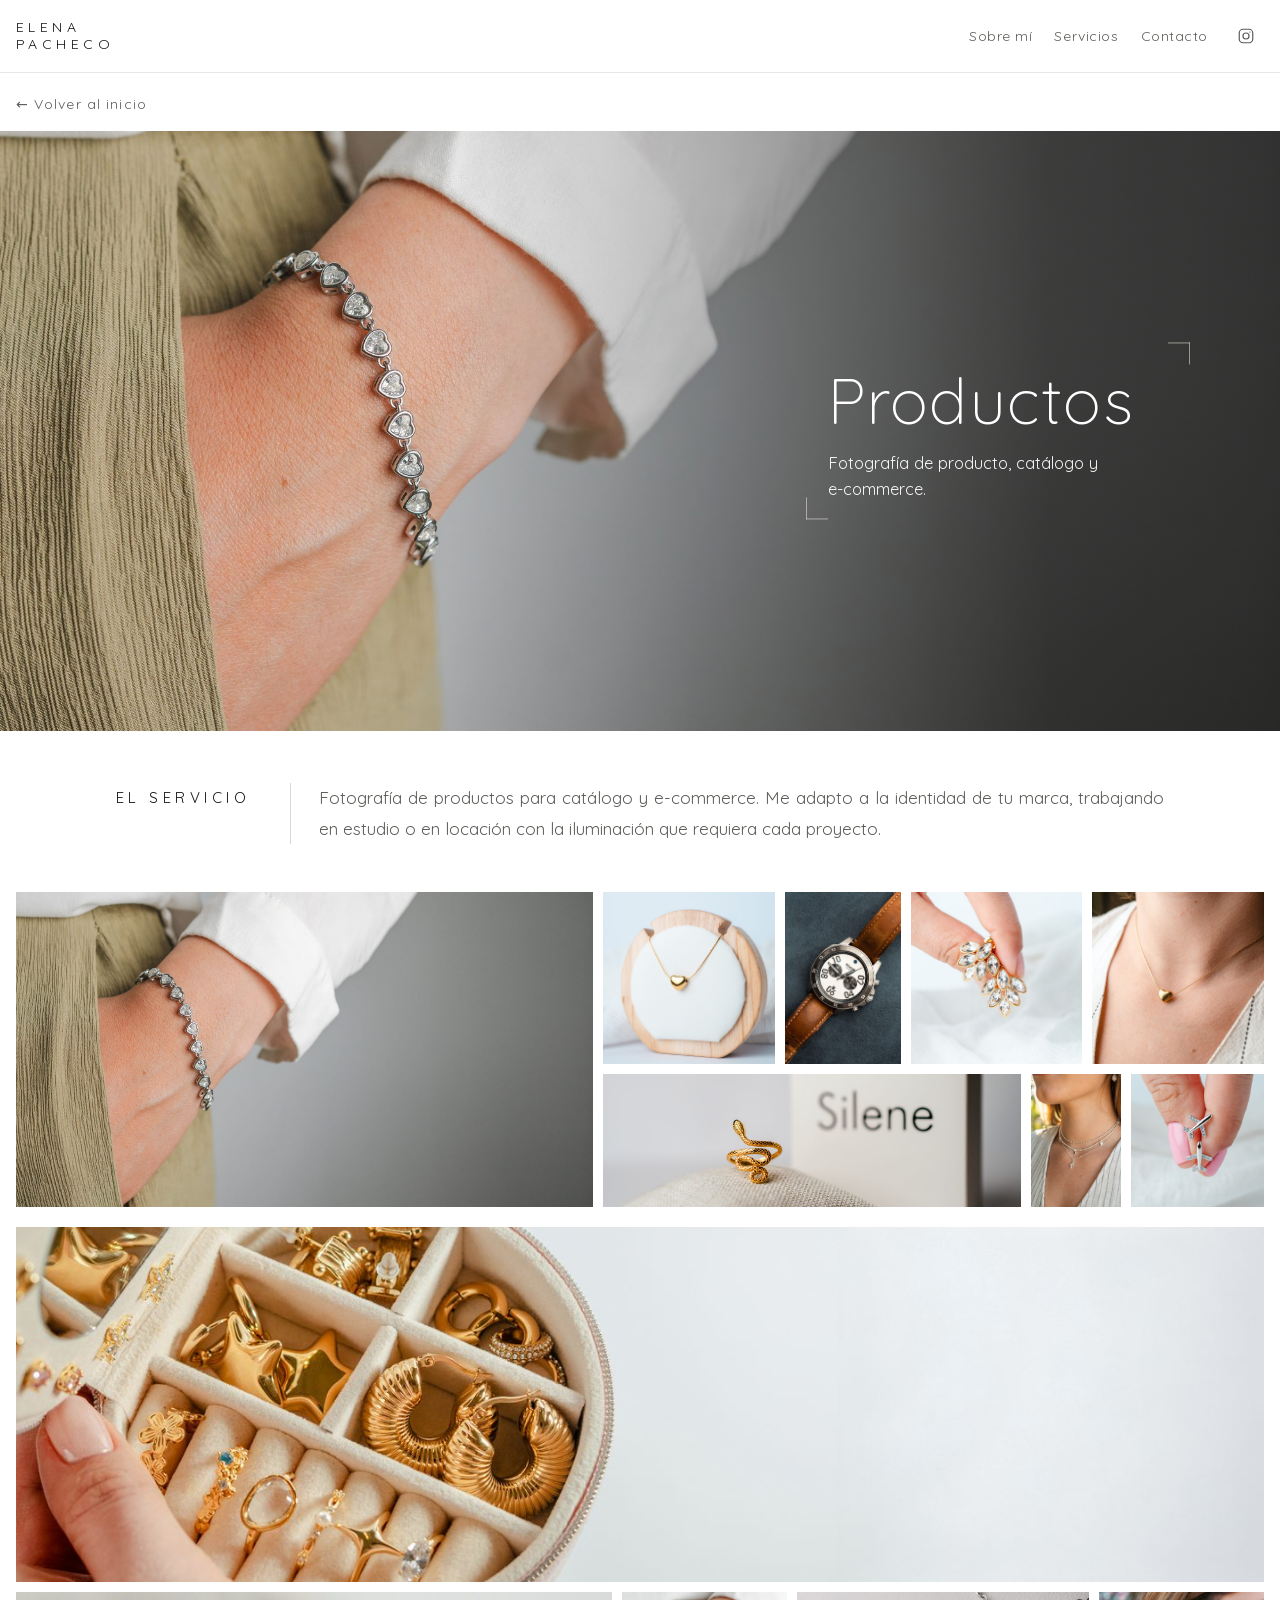
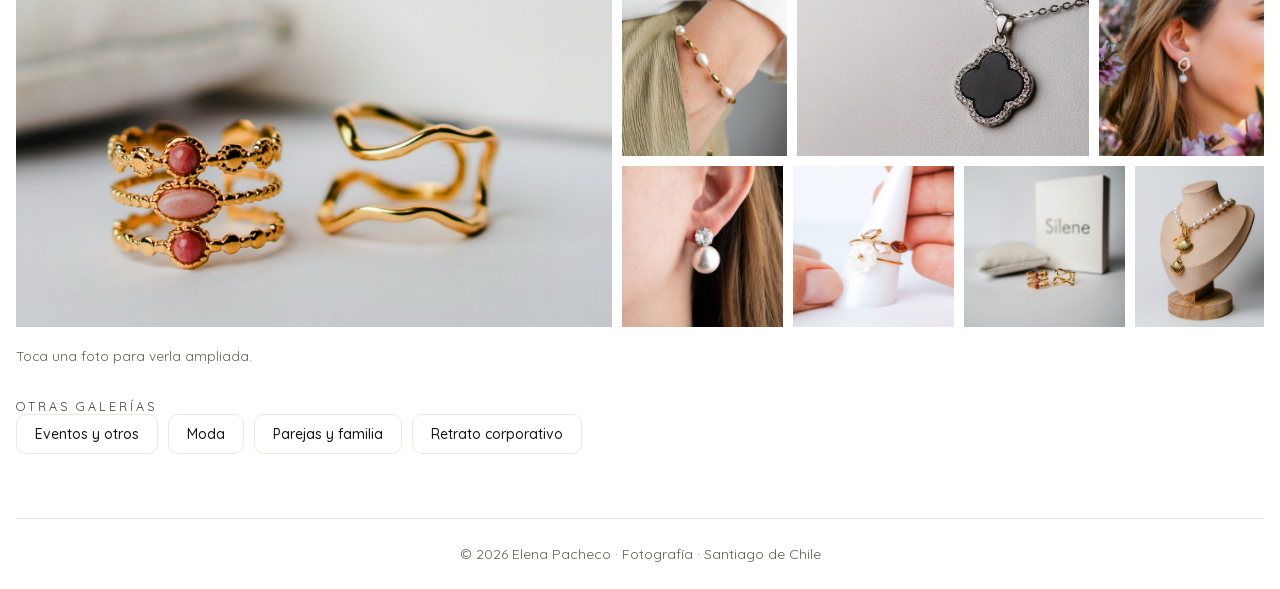
<file: productos.html>
<!DOCTYPE html>
<html lang="es">
<head>
<meta charset="utf-8">
<meta name="viewport" content="width=device-width, initial-scale=1">
<title>Elena Pacheco - Fotografía & Video</title>
<link rel="icon" type="image/png" sizes="32x32" href="favicon-32.png">
<link rel="icon" type="image/png" sizes="16x16" href="favicon-16.png">
<link rel="apple-touch-icon" href="apple-touch-icon.png">
<link rel="stylesheet" href="style.css">
</head>
<body>
<div class="sitio">
<span class="solo-lectores">Elena Pacheco - Fotografía &amp; Video</span>
<header class="site-header">
    <a class="brand" href="index.html">ELENA<br>PACHECO</a>
    <nav class="site-nav" aria-label="Secciones">
        <a href="index.html#sobre-mi">Sobre mí</a>
        <a href="index.html#servicios">Servicios</a>
        <a href="index.html#contacto">Contacto</a>
    </nav>
    <div class="sociales">
        <a href="https://www.instagram.com/byele.studio/" target="_blank" rel="noreferrer" aria-label="Instagram de Elena (@byele.studio)"><svg width="18" height="18" viewBox="0 0 24 24" fill="none" stroke="currentColor" stroke-width="1.6" aria-hidden="true"><rect x="3" y="3" width="18" height="18" rx="5"/><circle cx="12" cy="12" r="4"/><circle cx="17.2" cy="6.8" r="0.9" fill="currentColor" stroke="none"/></svg></a>
    </div>
</header>

<main>
<section class="seccion galeria editorial">
    <a class="volver" href="index.html">← Volver al inicio</a>
    <div class="galeria-banner galeria-banner--productos">
        <img src="photos/productos-portada.jpg" alt="Pulsera de cadena plateada en la muñeca de una persona">
        <span class="galeria-banner-degradado"></span>
        <div class="galeria-banner-texto">
            <h2>Productos</h2>
            <p>Fotografía de producto, catálogo y e&#8288;-&#8288;commerce.</p>
        </div>
    </div>
    <div class="galeria-servicio">
        <p class="etiqueta">El servicio</p>
        <p class="galeria-servicio-texto">Fotografía de productos para catálogo y e&#8288;-&#8288;commerce. Me adapto a la identidad de tu marca, trabajando en estudio o en locación con la iluminación que requiera cada proyecto.</p>
    </div>
<div class="collage-grid">
        <div class="collage-duo">
        <button type="button" class="collage-foto collage-foto--grande" data-idx="0" aria-label="Ampliar foto principal de Productos" style="--ar:1.8349"><img src="photos/productos-portada.jpg" alt="Pulsera de cadena plateada en la muñeca de una persona" width="2000" height="1090" loading="lazy"></button>
        <div class="collage-col">
            <button type="button" class="collage-foto" data-idx="1" aria-label="Ampliar foto 2 de Productos" style="--ar:1.0"><img src="photos/productos-real-01.jpg" alt="Collar dorado con colgante de corazón sobre un aro de madera" width="1400" height="1400" loading="lazy"></button>
            <button type="button" class="collage-foto" data-idx="2" aria-label="Ampliar foto 3 de Productos" style="--ar:0.6757"><img src="photos/productos-real-02.jpg" alt="Reloj cronógrafo con correa de cuero café sobre fondo oscuro" width="946" height="1400" loading="lazy"></button>
            <button type="button" class="collage-foto" data-idx="3" aria-label="Ampliar foto 4 de Productos" style="--ar:1.0"><img src="photos/productos-real-03.jpg" alt="Mano sosteniendo un anillo dorado con piedras transparentes en forma de hojas" width="1400" height="1400" loading="lazy"></button>
            <button type="button" class="collage-foto" data-idx="4" aria-label="Ampliar foto 5 de Productos" style="--ar:1.0"><img src="photos/productos-real-04.jpg" alt="Collar dorado con colgante de corazón en el cuello de una mujer" width="1400" height="1400" loading="lazy"></button>
            <button type="button" class="collage-foto" data-idx="6" aria-label="Ampliar foto 7 de Productos" style="--ar:3.139"><img src="photos/productos-real-06.jpg" alt="Anillo dorado junto al logo de Silene" width="1400" height="446" loading="lazy"></button>
            
            <button type="button" class="collage-foto" data-idx="8" aria-label="Ampliar foto 9 de Productos" style="--ar:0.6793"><img src="photos/productos-real-09.jpg" alt="Collares en capas con colgante de estrella en el cuello de una mujer" width="951" height="1400" loading="lazy"></button>
            <button type="button" class="collage-foto" data-idx="9" aria-label="Ampliar foto 10 de Productos" style="--ar:1.0"><img src="photos/productos-real-10.jpg" alt="Dedos con manicure rosada sosteniendo un anillo plateado con diseño de avión" width="1400" height="1400" loading="lazy"></button>
        </div>
        </div>
        <button type="button" class="collage-foto" data-idx="7" aria-label="Ampliar foto 8 de Productos" style="--ar:3.5176"><img src="photos/productos-real-07.jpg" alt="Mano sosteniendo una caja con anillos dorados" width="1400" height="398" loading="lazy"></button>
        <div class="collage-duo">
        <button type="button" class="collage-foto collage-foto--grande" data-idx="5" aria-label="Ampliar foto 6 de Productos" style="--ar:1.7766"><img src="photos/productos-real-05.jpg" alt="Anillos dorados con piedras rosadas sobre fondo blanco" width="1400" height="788" loading="lazy"></button>
        <div class="collage-col">
            
            <button type="button" class="collage-foto" data-idx="10" aria-label="Ampliar foto 11 de Productos" style="--ar:1.0"><img src="photos/productos-real-11.jpg" alt="Pulsera dorada con perlas en la muñeca de una mujer" width="1400" height="1400" loading="lazy"></button>
            <button type="button" class="collage-foto" data-idx="11" aria-label="Ampliar foto 12 de Productos" style="--ar:1.7789"><img src="photos/productos-real-12.jpg" alt="Collar plateado con colgante de trébol negro" width="1400" height="787" loading="lazy"></button>
            <button type="button" class="collage-foto" data-idx="12" aria-label="Ampliar foto 13 de Productos" style="--ar:1.0"><img src="photos/productos-real-13.jpg" alt="Aros de perlas en la oreja de una mujer entre flores" width="1400" height="1400" loading="lazy"></button>
            <button type="button" class="collage-foto" data-idx="13" aria-label="Ampliar foto 14 de Productos" style="--ar:1.0"><img src="photos/productos-real-14.jpg" alt="Aro con perla y piedra brillante en la oreja de una mujer" width="1400" height="1400" loading="lazy"></button>
            <button type="button" class="collage-foto" data-idx="14" aria-label="Ampliar foto 15 de Productos" style="--ar:1.0"><img src="photos/productos-real-15.jpg" alt="Anillos dorados con flores y piedras ámbar sobre un soporte blanco" width="1400" height="1400" loading="lazy"></button>
            <button type="button" class="collage-foto" data-idx="15" aria-label="Ampliar foto 16 de Productos" style="--ar:1.0"><img src="photos/productos-real-16.jpg" alt="Anillos dorados frente a una caja con el logo de Silene" width="1400" height="1400" loading="lazy"></button>
            <button type="button" class="collage-foto" data-idx="16" aria-label="Ampliar foto 17 de Productos" style="--ar:0.8"><img src="photos/productos-real-17.jpg" alt="Collar de perlas con colgantes de concha dorados en un busto de exhibición" width="1120" height="1400" loading="lazy"></button>
        </div>
        </div>
    </div>
    <p class="caption">Toca una foto para verla ampliada.</p>
    <div class="otras">
        <p class="etiqueta">Otras galerías</p>
        <div class="otras-links">
            <a class="file-button is-compact" data-variant="secondary" href="eventos.html">Eventos y otros</a>
            <a class="file-button is-compact" data-variant="secondary" href="moda.html">Moda</a>
            <a class="file-button is-compact" data-variant="secondary" href="parejas-y-familia.html">Parejas y familia</a>
            <a class="file-button is-compact" data-variant="secondary" href="retrato-corporativo.html">Retrato corporativo</a>
        </div>
    </div>
</section>
<script>window.GALERIA_FOTOS = [{"src": "photos/productos-portada.jpg", "alt": "Pulsera de cadena plateada en la muñeca de una persona"}, {"src": "photos/productos-real-01.jpg", "alt": "Collar dorado con colgante de corazón sobre un aro de madera"}, {"src": "photos/productos-real-02.jpg", "alt": "Reloj cronógrafo con correa de cuero café sobre fondo oscuro"}, {"src": "photos/productos-real-03.jpg", "alt": "Mano sosteniendo un anillo dorado con piedras transparentes en forma de hojas"}, {"src": "photos/productos-real-04.jpg", "alt": "Collar dorado con colgante de corazón en el cuello de una mujer"}, {"src": "photos/productos-real-05.jpg", "alt": "Anillos dorados con piedras rosadas sobre fondo blanco"}, {"src": "photos/productos-real-06.jpg", "alt": "Anillo dorado junto al logo de Silene"}, {"src": "photos/productos-real-07.jpg", "alt": "Mano sosteniendo una caja con anillos dorados"}, {"src": "photos/productos-real-09.jpg", "alt": "Collares en capas con colgante de estrella en el cuello de una mujer"}, {"src": "photos/productos-real-10.jpg", "alt": "Dedos con manicure rosada sosteniendo un anillo plateado con diseño de avión"}, {"src": "photos/productos-real-11.jpg", "alt": "Pulsera dorada con perlas en la muñeca de una mujer"}, {"src": "photos/productos-real-12.jpg", "alt": "Collar plateado con colgante de trébol negro"}, {"src": "photos/productos-real-13.jpg", "alt": "Aros de perlas en la oreja de una mujer entre flores"}, {"src": "photos/productos-real-14.jpg", "alt": "Aro con perla y piedra brillante en la oreja de una mujer"}, {"src": "photos/productos-real-15.jpg", "alt": "Anillos dorados con flores y piedras ámbar sobre un soporte blanco"}, {"src": "photos/productos-real-16.jpg", "alt": "Anillos dorados frente a una caja con el logo de Silene"}, {"src": "photos/productos-real-17.jpg", "alt": "Collar de perlas con colgantes de concha dorados en un busto de exhibición"}]; window.GALERIA_NOMBRE = "Productos";</script>
</main>

<footer class="pie">© 2026 Elena Pacheco · Fotografía · Santiago de Chile</footer>
</div>
<script src="app.js"></script>
</body>
</html>
</file>
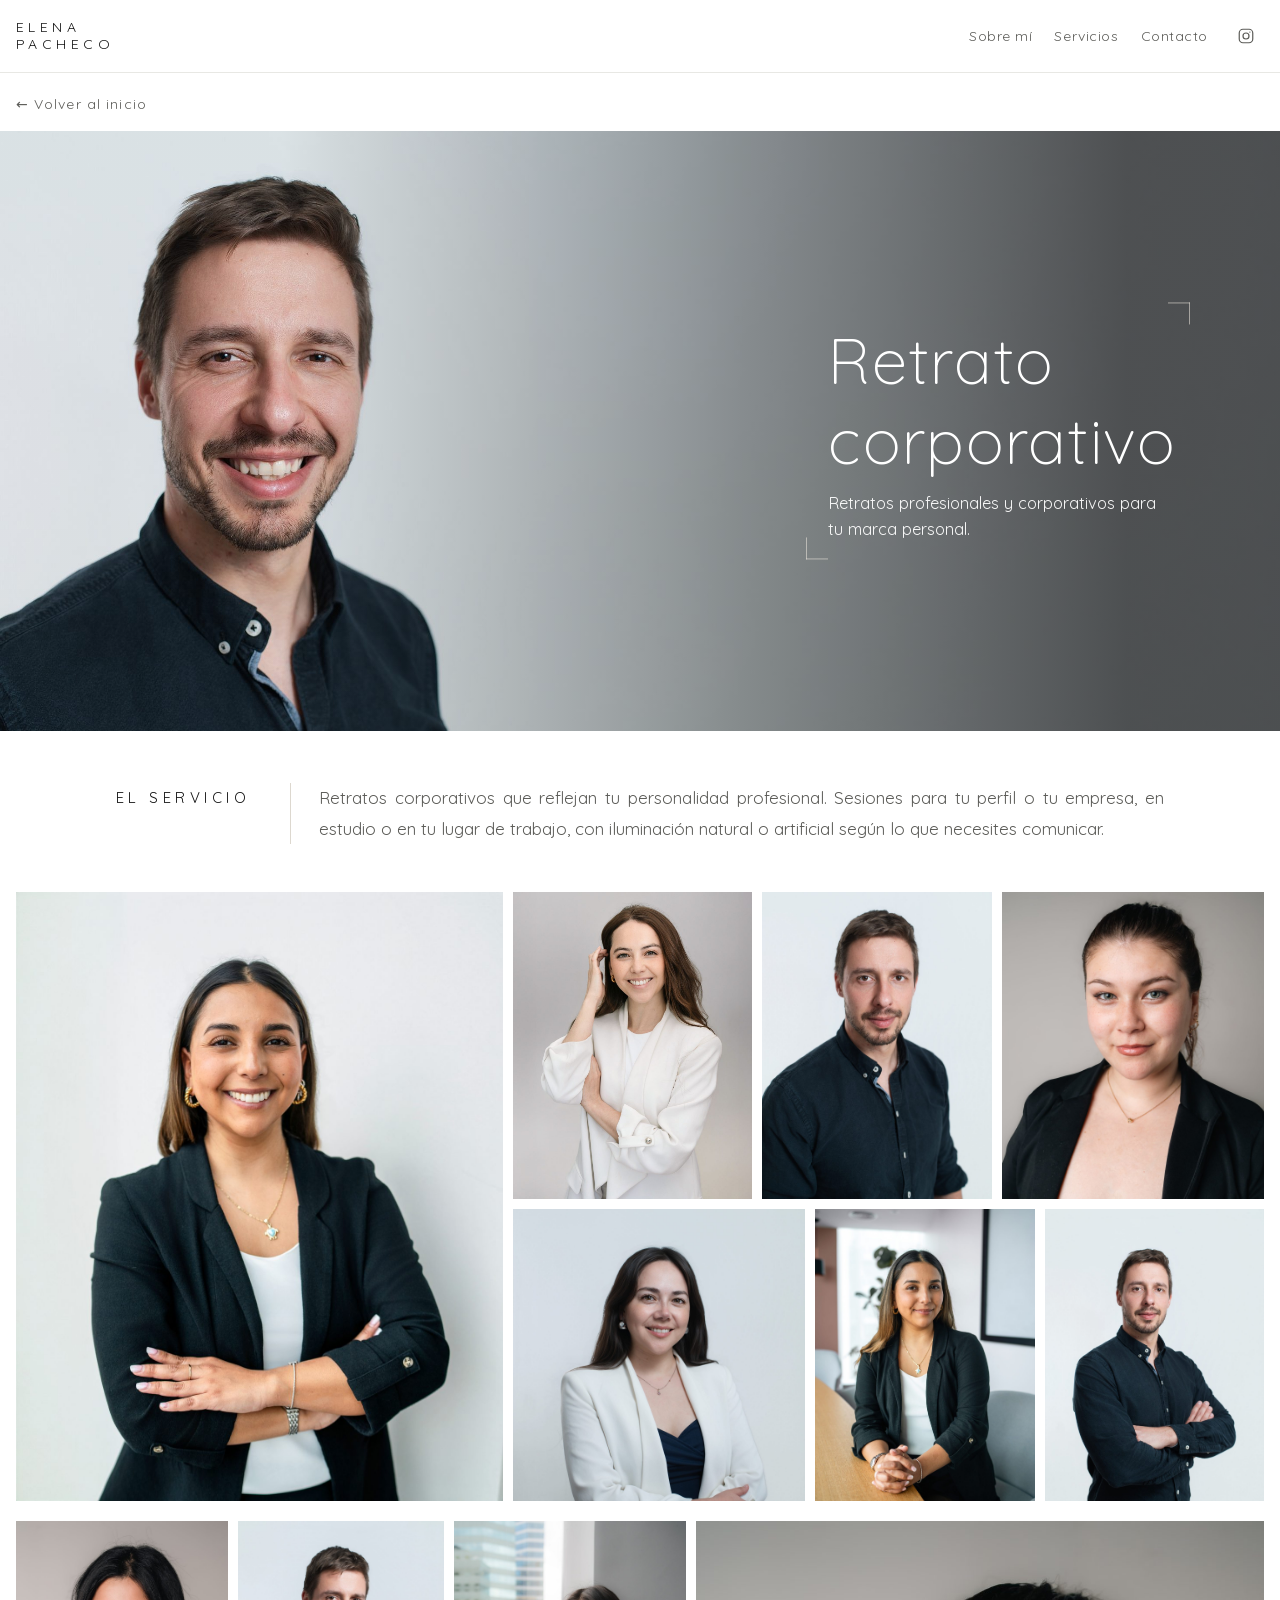
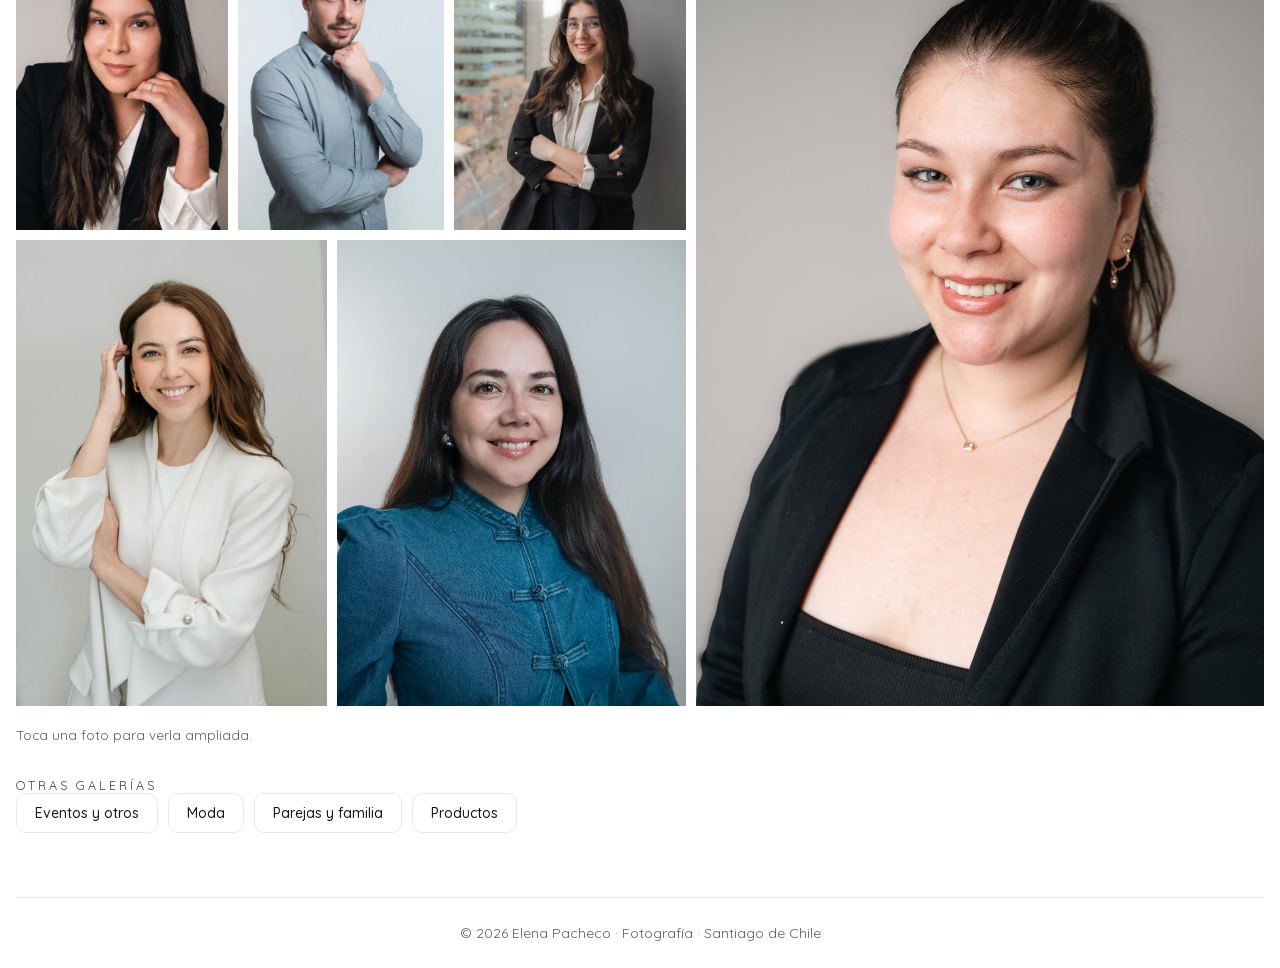
<file: retrato-corporativo.html>
<!DOCTYPE html>
<html lang="es">
<head>
<meta charset="utf-8">
<meta name="viewport" content="width=device-width, initial-scale=1">
<title>Elena Pacheco - Fotografía & Video</title>
<link rel="icon" type="image/png" sizes="32x32" href="favicon-32.png">
<link rel="icon" type="image/png" sizes="16x16" href="favicon-16.png">
<link rel="apple-touch-icon" href="apple-touch-icon.png">
<link rel="stylesheet" href="style.css">
</head>
<body>
<div class="sitio">
<span class="solo-lectores">Elena Pacheco - Fotografía &amp; Video</span>
<header class="site-header">
    <a class="brand" href="index.html">ELENA<br>PACHECO</a>
    <nav class="site-nav" aria-label="Secciones">
        <a href="index.html#sobre-mi">Sobre mí</a>
        <a href="index.html#servicios">Servicios</a>
        <a href="index.html#contacto">Contacto</a>
    </nav>
    <div class="sociales">
        <a href="https://www.instagram.com/byele.studio/" target="_blank" rel="noreferrer" aria-label="Instagram de Elena (@byele.studio)"><svg width="18" height="18" viewBox="0 0 24 24" fill="none" stroke="currentColor" stroke-width="1.6" aria-hidden="true"><rect x="3" y="3" width="18" height="18" rx="5"/><circle cx="12" cy="12" r="4"/><circle cx="17.2" cy="6.8" r="0.9" fill="currentColor" stroke="none"/></svg></a>
    </div>
</header>

<main>
<section class="seccion galeria editorial">
    <a class="volver" href="index.html">← Volver al inicio</a>
    <div class="galeria-banner galeria-banner--claro galeria-banner--retrato">
        <img src="photos/retrato-banner.jpg" alt="Hombre sonriendo en un estudio de fondo claro">
        <span class="galeria-banner-degradado"></span>
        <div class="galeria-banner-texto">
            <h2>Retrato corporativo</h2>
            <p>Retratos profesionales y corporativos para tu marca personal.</p>
        </div>
    </div>
    <div class="galeria-servicio">
        <p class="etiqueta">El servicio</p>
        <p class="galeria-servicio-texto">Retratos corporativos que reflejan tu personalidad profesional. Sesiones para tu perfil o tu empresa, en estudio o en tu lugar de trabajo, con iluminación natural o artificial según lo que necesites comunicar.</p>
    </div>
<div class="collage-grid">
        <div class="collage-duo">
        <button type="button" class="collage-foto collage-foto--grande" data-idx="0" aria-label="Ampliar foto principal de Retrato corporativo" style="--ar:0.8"><img src="photos/retrato-real-01.jpg" alt="Mujer con blazer negro y brazos cruzados sonriendo en estudio" width="1120" height="1400" loading="lazy"></button>
        <div class="collage-col">
            <button type="button" class="collage-foto" data-idx="1" aria-label="Ampliar foto 2 de Retrato corporativo" style="--ar:0.7805"><img src="photos/retrato-real-03.jpg" alt="Mujer con blazer blanco tocándose el pelo en estudio" width="946" height="1212" loading="lazy"></button>
            <button type="button" class="collage-foto" data-idx="2" aria-label="Ampliar foto 3 de Retrato corporativo" style="--ar:0.7507"><img src="photos/retrato-real-09.jpg" alt="Hombre con camisa negra en un estudio de fondo claro" width="1051" height="1400" loading="lazy"></button>
            <button type="button" class="collage-foto" data-idx="3" aria-label="Ampliar foto 4 de Retrato corporativo" style="--ar:0.8543"><img src="photos/retrato-real-04.jpg" alt="Mujer con blazer negro y collar fino en estudio" width="1196" height="1400" loading="lazy"></button>
            <button type="button" class="collage-foto" data-idx="4" aria-label="Ampliar foto 5 de Retrato corporativo" style="--ar:1.0"><img src="photos/retrato-real-12.jpg" alt="Mujer con blazer blanco sobre top azul en estudio" width="1400" height="1400" loading="lazy"></button>
            <button type="button" class="collage-foto" data-idx="5" aria-label="Ampliar foto 6 de Retrato corporativo" style="--ar:0.7507"><img src="photos/retrato-real-02.jpg" alt="Mujer con blazer negro sentada en una mesa de oficina" width="1051" height="1400" loading="lazy"></button>
            <button type="button" class="collage-foto" data-idx="6" aria-label="Ampliar foto 7 de Retrato corporativo" style="--ar:0.7507"><img src="photos/retrato-real-11.jpg" alt="Hombre con camisa negra y brazos cruzados en estudio" width="1051" height="1400" loading="lazy"></button>
        </div>
        </div>
        <div class="collage-duo collage-duo--reves">
        <button type="button" class="collage-foto collage-foto--grande" data-idx="7" aria-label="Ampliar foto principal de Retrato corporativo" style="--ar:0.7236"><img src="photos/retrato-real-05.jpg" alt="Mujer con blazer negro sonriendo en estudio" width="1013" height="1400" loading="lazy"></button>
        <div class="collage-col">
            <button type="button" class="collage-foto" data-idx="8" aria-label="Ampliar foto 9 de Retrato corporativo" style="--ar:0.6843"><img src="photos/retrato-real-07.jpg" alt="Mujer con blazer negro y la mano en el mentón en estudio" width="958" height="1400" loading="lazy"></button>
            <button type="button" class="collage-foto" data-idx="9" aria-label="Ampliar foto 10 de Retrato corporativo" style="--ar:0.6664"><img src="photos/retrato-real-14.jpg" alt="Hombre con camisa gris y la mano en el cuello en estudio" width="933" height="1400" loading="lazy"></button>
            <button type="button" class="collage-foto" data-idx="10" aria-label="Ampliar foto 11 de Retrato corporativo" style="--ar:0.7507"><img src="photos/retrato-real-06.jpg" alt="Mujer con blazer negro junto a una ventana con vista a la ciudad" width="1051" height="1400" loading="lazy"></button>
            <button type="button" class="collage-foto" data-idx="11" aria-label="Ampliar foto 12 de Retrato corporativo" style="--ar:0.6672"><img src="photos/retrato-real-13.jpg" alt="Mujer con blazer blanco sonriendo y tocándose el pelo en estudio" width="854" height="1280" loading="lazy"></button>
            <button type="button" class="collage-foto" data-idx="12" aria-label="Ampliar foto 13 de Retrato corporativo" style="--ar:0.7507"><img src="photos/retrato-real-08.jpg" alt="Mujer con blusa denim azul en estudio" width="1051" height="1400" loading="lazy"></button>
        </div>
        </div>
    </div>
    <p class="caption">Toca una foto para verla ampliada.</p>
    <div class="otras">
        <p class="etiqueta">Otras galerías</p>
        <div class="otras-links">
            <a class="file-button is-compact" data-variant="secondary" href="eventos.html">Eventos y otros</a>
            <a class="file-button is-compact" data-variant="secondary" href="moda.html">Moda</a>
            <a class="file-button is-compact" data-variant="secondary" href="parejas-y-familia.html">Parejas y familia</a>
            <a class="file-button is-compact" data-variant="secondary" href="productos.html">Productos</a>
        </div>
    </div>
</section>
<script>window.GALERIA_FOTOS = [{"src": "photos/retrato-real-01.jpg", "alt": "Mujer con blazer negro y brazos cruzados sonriendo en estudio"}, {"src": "photos/retrato-real-03.jpg", "alt": "Mujer con blazer blanco tocándose el pelo en estudio"}, {"src": "photos/retrato-real-09.jpg", "alt": "Hombre con camisa negra en un estudio de fondo claro"}, {"src": "photos/retrato-real-04.jpg", "alt": "Mujer con blazer negro y collar fino en estudio"}, {"src": "photos/retrato-real-12.jpg", "alt": "Mujer con blazer blanco sobre top azul en estudio"}, {"src": "photos/retrato-real-02.jpg", "alt": "Mujer con blazer negro sentada en una mesa de oficina"}, {"src": "photos/retrato-real-11.jpg", "alt": "Hombre con camisa negra y brazos cruzados en estudio"}, {"src": "photos/retrato-real-05.jpg", "alt": "Mujer con blazer negro sonriendo en estudio"}, {"src": "photos/retrato-real-07.jpg", "alt": "Mujer con blazer negro y la mano en el mentón en estudio"}, {"src": "photos/retrato-real-14.jpg", "alt": "Hombre con camisa gris y la mano en el cuello en estudio"}, {"src": "photos/retrato-real-06.jpg", "alt": "Mujer con blazer negro junto a una ventana con vista a la ciudad"}, {"src": "photos/retrato-real-13.jpg", "alt": "Mujer con blazer blanco sonriendo y tocándose el pelo en estudio"}, {"src": "photos/retrato-real-08.jpg", "alt": "Mujer con blusa denim azul en estudio"}]; window.GALERIA_NOMBRE = "Retrato corporativo";</script>
</main>

<footer class="pie">© 2026 Elena Pacheco · Fotografía · Santiago de Chile</footer>
</div>
<script src="app.js"></script>
</body>
</html>
</file>
<file: style.css>
@font-face { font-family: 'Quicksand'; font-style: normal; font-weight: 300; font-display: swap; src: url('./fonts/quicksand-300.woff2') format('woff2'); }
@font-face { font-family: 'Quicksand'; font-style: normal; font-weight: 400; font-display: swap; src: url('./fonts/quicksand-400.woff2') format('woff2'); }
@font-face { font-family: 'Quicksand'; font-style: normal; font-weight: 500; font-display: swap; src: url('./fonts/quicksand-500.woff2') format('woff2'); }
@font-face { font-family: 'Quicksand'; font-style: normal; font-weight: 600; font-display: swap; src: url('./fonts/quicksand-600.woff2') format('woff2'); }
/* Elena Pacheco — maqueta de portafolio. Tema claro, minimalista y elegante (a pedido de Elena). */
:root {
    --ds-page: #ffffff;
    --ds-raised: #ffffff;
    --ds-ink: #141414;
    --ds-ink-2: #5c5c58;
    --ds-ink-3: #94948e;
    --ds-ink-4: #c9c9c3;
    --ds-hairline: #e8e8e4;
    --ds-teal: #3d3d3a;
    --ds-control: #ffffff;
    --ds-hover: #f5f5f2;
    --ambar: #3d3d3a;
    --ambar-suave: #232320;
}

html, body, #root { margin: 0; min-height: 100%; }
html, body { overflow-x: hidden; }
body { background: var(--ds-page); color: var(--ds-ink); font-family: 'Quicksand', 'Century Gothic', 'Futura', ui-rounded, system-ui, sans-serif; }
input, textarea, button, select { font-family: inherit; }
html { scroll-behavior: smooth; }

.solo-lectores {
    position: absolute; width: 1px; height: 1px; overflow: hidden;
    clip: rect(0 0 0 0); white-space: nowrap;
}

.sitio {
    color: var(--ds-ink);
    --ds-font-text: 'Quicksand', 'Century Gothic', 'Futura', ui-rounded, system-ui, sans-serif;
    --ds-font-display: 'Quicksand', 'Century Gothic', 'Futura', ui-rounded, system-ui, sans-serif;
    width: 100vw; margin-left: calc(50% - 50vw); margin-right: calc(50% - 50vw);
    padding: 0 16px; box-sizing: border-box;
}
.sitio * { font-family: 'Quicksand', 'Century Gothic', 'Futura', ui-rounded, system-ui, sans-serif; }

/* ---------- Header ---------- */
.site-header {
    position: sticky; top: 0; z-index: 30;
    display: flex; align-items: center; gap: 20px; flex-wrap: wrap;
    padding: 14px 16px;
    margin: -14px 0 0;
    width: 100vw; margin-left: calc(50% - 50vw); margin-right: calc(50% - 50vw);
    box-sizing: border-box;
    background: rgba(255, 255, 255, 0.88);
    backdrop-filter: blur(10px);
    -webkit-backdrop-filter: blur(10px);
    border-bottom: 1px solid var(--ds-hairline);
}
.brand {
    font-family: var(--ds-font-text);
    font-weight: 400; font-size: 14px; line-height: 1.25;
    letter-spacing: 0.32em; text-transform: uppercase;
    color: var(--ds-ink); text-decoration: none;
}
.site-nav { display: flex; gap: 22px; flex-wrap: wrap; margin-left: auto; }
.site-nav a {
    color: var(--ds-ink-2); text-decoration: none; font-size: 14px;
    letter-spacing: 0.04em; padding: 6px 0;
    display: inline-flex; align-items: center; min-height: 32px;
    transition: color 160ms ease;
}
.site-nav a:hover { color: var(--ambar-suave); }
.sociales { display: flex; gap: 14px; align-items: center; }
.sociales a {
    color: var(--ds-ink-2); display: inline-flex; align-items: center; justify-content: center;
    width: 36px; height: 36px; border-radius: 50%;
    transition: color 160ms ease, border-color 160ms ease;
}
.sociales a:hover { color: var(--ambar-suave); }

/* ---------- Hero ---------- */
.hero {
    position: relative; overflow: hidden;
    width: 100vw; margin-left: calc(50% - 50vw); margin-right: calc(50% - 50vw);
    height: 640px;
    border-radius: 0;
    background: #000;
}
.hero-video {
    position: absolute; inset: 0; width: 100%; height: 100%;
    object-fit: cover; display: block;
}
.hero-degradado {
    position: absolute; inset: 0;
    background: linear-gradient(100deg, rgba(6, 5, 4, 0.42) 0%, rgba(6, 5, 4, 0.20) 38%, rgba(6, 5, 4, 0.02) 70%),
                linear-gradient(0deg, rgba(6, 5, 4, 0.22) 0%, rgba(6, 5, 4, 0) 40%);
}
.esquina { position: absolute; width: 22px; height: 22px; border: 1px solid rgba(239, 233, 224, 0.55); }
.esquina.e1 { left: 22px; top: 84px; border-right: none; border-bottom: none; }
.esquina.e2 { left: 22px; bottom: 26px; border-right: none; border-top: none; }
.hero-contenido {
    position: absolute; left: 58px; bottom: 0; top: 0;
    display: flex; flex-direction: column; justify-content: center; gap: 18px;
    max-width: 70%;
}
.hero-etiqueta {
    margin: 0;
    font-size: 12px; letter-spacing: 0.42em; text-transform: uppercase;
    color: rgba(217, 164, 91, 0.95);
}
.hero-titulo {
    margin: 0;
    font-family: var(--ds-font-text); font-weight: 300;
    font-size: clamp(46px, 7vw, 76px); line-height: 1.12;
    letter-spacing: 0.01em;
    color: #f3eee6;
}
.hero-sub {
    margin: 0;
    font-family: var(--ds-font-display); font-weight: 300;
    font-size: clamp(20px, 3vw, 30px); line-height: 1.4; letter-spacing: 0.06em;
    color: rgba(243, 238, 230, 0.95);
}
.hero-tagline {
    margin: 0;
    font-size: 14px; line-height: 1.7; letter-spacing: 0.04em;
    color: rgba(243, 238, 230, 0.72);
}

/* ---------- Secciones ---------- */
.seccion { margin-top: 54px; scroll-margin-top: 92px; }
.etiqueta {
    margin: 0 0 8px;
    font-size: 12.5px; letter-spacing: 0.24em; text-transform: uppercase;
    color: var(--ambar);
}
.seccion-titulo {
    margin: 0 0 22px;
    font-family: var(--ds-font-text); font-weight: 300;
    font-size: clamp(32px, 3.4vw, 38px); letter-spacing: 0.02em;
    color: var(--ds-ink);
}

/* ---------- Tarjetas de categorías ---------- */
.tarjetas {
    display: grid; grid-template-columns: repeat(12, 1fr); grid-auto-rows: 84px; gap: 14px;
    width: 100vw; margin-left: calc(50% - 50vw); margin-right: calc(50% - 50vw);
    padding: 0 16px; box-sizing: border-box;
}
.tarjeta {
    position: relative; display: block; overflow: hidden;
    border-radius: 14px;
    background: #f0f0ee; text-decoration: none;
    border: none;
    transition: transform 220ms ease;
}
/* Collage de 5 tarjetas: destacada grande + 4 cuartos */
.tarjeta:nth-child(1) { grid-column: span 6; grid-row: span 8; }
.tarjeta:nth-child(n+2) { grid-column: span 3; grid-row: span 4; }
.tarjeta:hover { transform: translateY(-4px); }
.tarjeta img { position: absolute; inset: 0; width: 100%; height: 100%; object-fit: cover; }
.tarjeta-sombra {
    position: absolute; inset: 0;
    background: linear-gradient(0deg, rgba(5, 4, 3, 0.72) 0%, rgba(5, 4, 3, 0.1) 45%, rgba(5, 4, 3, 0) 70%);
}
.tarjeta-nombre {
    position: absolute; left: 14px; bottom: 12px; right: 34px;
    font-size: 15px; letter-spacing: 0.06em; color: #f3eee6;
}
.tarjeta-flecha { position: absolute; right: 14px; bottom: 12px; color: #f0efec; font-size: 15px; }

.banda {
    position: relative; overflow: hidden; margin-top: 54px;
    width: 100vw; margin-left: calc(50% - 50vw); margin-right: calc(50% - 50vw);
    height: 440px;
}
.banda img { position: absolute; inset: 0; width: 100%; height: 100%; object-fit: cover; display: block; }
.banda-degradado {
    position: absolute; inset: 0;
    background: linear-gradient(0deg, rgba(6, 5, 4, 0.55) 0%, rgba(6, 5, 4, 0.18) 55%, rgba(6, 5, 4, 0.35) 100%);
}
.banda-texto {
    position: absolute; inset: 0; margin: 0;
    display: flex; align-items: center; justify-content: center; text-align: center;
    padding: 0 24px;
    font-family: var(--ds-font-display); font-weight: 300;
    font-size: clamp(24px, 4vw, 40px); line-height: 1.4; letter-spacing: 0.03em;
    color: #f3eee6;
}

/* ---------- Colección destacada (mini collage) ---------- */
.collage {
    display: grid; grid-template-columns: 2fr 3fr 2fr; grid-template-rows: repeat(2, clamp(220px, 26vw, 430px)); gap: 10px;
    width: 100vw; margin-left: calc(50% - 50vw); margin-right: calc(50% - 50vw);
    padding: 0 16px; box-sizing: border-box;
}
.collage img { width: 100%; height: 100%; object-fit: cover; display: block; border-radius: 0; }
.collage img:nth-child(1) { grid-column: 1; grid-row: 1 / 3; }
.collage img:nth-child(2) { grid-column: 2; grid-row: 1; }
.collage img:nth-child(3) { grid-column: 2; grid-row: 2; }
.collage img:nth-child(4) { grid-column: 3; grid-row: 1 / 3; }

/* ---------- Sobre mí ---------- */
.sobre-mi { display: grid; grid-template-columns: minmax(0, 360px) minmax(0, 520px); gap: 72px; align-items: center; justify-content: center; padding: 0 24px; }
.sobre-mi-texto { max-width: 520px; }
.sobre-mi-foto img { width: 100%; height: auto; border-radius: 0; display: block; }
.sobre-mi-texto p { color: var(--ds-ink-2); font-size: 16.5px; line-height: 1.8; text-align: justify; hyphens: manual; }
.sobre-mi-texto .seccion-titulo { margin-bottom: 14px; }
.nota-muestra { color: var(--ambar) !important; font-size: 12.5px !important; letter-spacing: 0.04em; }

/* ---------- Contacto ---------- */
.contacto { border-top: 1px solid var(--ds-hairline); padding-top: 56px; }
.sitio .contacto-titulo {
    margin: 0 0 24px;
    font-family: var(--ds-font-text); font-weight: 300;
    font-size: clamp(36px, 6vw, 56px); line-height: 1.18;
    letter-spacing: 0.01em;
}
.contacto-grid { display: grid; grid-template-columns: 1.05fr 0.95fr; gap: 56px; align-items: start; }
.sitio .contacto-intro { margin: 0 0 48px; color: var(--ds-ink-2); font-size: 16px; line-height: 1.75; text-align: justify; hyphens: manual; }
.contacto-datos { margin-bottom: 26px; border-top: 1px solid var(--ds-hairline); }
.contacto-fila {
    display: flex; gap: 18px; padding: 26px 2px;
    border-bottom: 1px solid var(--ds-hairline);
    color: var(--ds-ink); font-size: 15px;
}
.contacto-label {
    min-width: 110px; color: var(--ds-ink-2);
    font-size: 12px; letter-spacing: 0.22em; text-transform: uppercase;
    padding-top: 3px;
}
.contacto-mail { color: inherit; text-decoration-color: var(--ds-hairline); }
.contacto-mail:hover { color: var(--ambar-suave); }
.contacto-form { display: grid; gap: 14px; }
.campo label {
    display: block; margin-bottom: 6px;
    color: var(--ds-ink-2); font-size: 12px; letter-spacing: 0.22em; text-transform: uppercase;
}
.campo input, .campo textarea {
    width: 100%; box-sizing: border-box;
    border: 1px solid var(--ds-hairline); border-radius: 8px;
    background: #fff; color: var(--ds-ink);
    font: inherit; font-size: 15px; padding: 11px 13px;
}
.campo input:focus, .campo textarea:focus { outline: none; border-color: var(--ambar); }
.campo textarea { resize: vertical; }
.contacto-enviar { margin-top: 4px; justify-self: start; }
.contacto-ok { margin: 2px 0 0; color: var(--ambar-suave); font-size: 14px; }

/* ---------- Mockup celular Instagram ---------- */
.contacto-instagram { text-align: center; }
.fono {
    display: block; width: min(420px, 100%); margin: 0 auto; box-sizing: border-box;
    background: #fff; border: 2px solid #191919; border-radius: 38px;
    padding: 12px 12px 16px; position: relative;
    box-shadow: 0 22px 44px rgba(0, 0, 0, 0.14);
    text-decoration: none; color: inherit;
    transition: transform 0.25s ease, box-shadow 0.25s ease;
}
.fono:hover { transform: translateY(-4px); box-shadow: 0 28px 52px rgba(0, 0, 0, 0.18); }
.fono-muesca {
    width: 96px; height: 20px; margin: -12px auto 10px;
    background: #191919; border-radius: 0 0 14px 14px;
}
.ig { font-size: 11px; text-align: left; }
.ig-top {
    text-align: center; font-weight: 600; font-size: 12px;
    padding: 4px 4px 10px; border-bottom: 1px solid var(--ds-hairline);
}
.ig-handle em { font-style: normal; font-weight: 400; color: var(--ds-ink-2); }
.ig-perfil { display: flex; align-items: center; gap: 16px; padding: 12px 8px; }
.ig-avatar { width: 56px; height: 56px; border-radius: 50%; object-fit: cover; display: block; }
.ig-stats { flex: 1; display: flex; justify-content: space-between; text-align: center; }
.ig-stats span { display: flex; flex-direction: column; gap: 1px; font-size: 10px; color: var(--ds-ink-2); }
.ig-stats strong { font-size: 12px; color: var(--ds-ink); font-weight: 600; }
.ig-bio { margin: 0; padding: 0 8px 10px; font-size: 10.5px; line-height: 1.5; color: var(--ds-ink); }
.ig-botones { display: flex; gap: 6px; padding: 0 8px 12px; }
.ig-boton {
    flex: 1; text-align: center; padding: 6px 0; border-radius: 8px;
    background: #efefef; font-weight: 600; font-size: 10.5px; color: var(--ds-ink);
}
.ig-boton-primario { background: #0095f6; color: #fff; }
.ig-grid { display: grid; grid-template-columns: repeat(3, 1fr); gap: 2px; border-radius: 12px; overflow: hidden; }
.ig-grid img { width: 100%; aspect-ratio: 1; object-fit: cover; display: block; }
.ig-caption { margin-top: 14px; color: var(--ds-ink-2); font-size: 12.5px; letter-spacing: 0.04em; }

/* ---------- Galerías ---------- */
.galeria { margin-top: 34px; }
.volver {
    display: inline-block; margin-bottom: 18px;
    color: var(--ds-ink-2); text-decoration: none; font-size: 14px; letter-spacing: 0.08em;
}
.volver:hover { color: var(--ambar-suave); }
.galeria-titulo {
    margin: 0;
    font-family: var(--ds-font-text); font-weight: 300;
    font-size: clamp(38px, 5vw, 58px); letter-spacing: 0.02em;
    line-height: 1.22;
}
.galeria-lema { margin: 8px 0 24px; color: var(--ds-ink-2); font-size: 16.5px; letter-spacing: 0.01em; }
.galeria-top {
    display: flex; flex-wrap: wrap;
    gap: 26px 48px; align-items: center; margin: 10px 0 46px;
}
.galeria-portada {
    margin: 0; padding: 0; border: none; width: auto; max-width: min(100%, 780px);
    display: flex; justify-content: center; cursor: zoom-in; background: transparent;
}
.galeria-portada img { width: auto; max-width: 100%; height: auto; max-height: 560px; object-fit: contain; display: block; }
.galeria-texto { margin: 0; max-width: 460px; flex: 1 1 300px; }
.galeria-texto p { color: var(--ds-ink-2); font-size: 17px; font-weight: 500; line-height: 1.8; text-align: justify; hyphens: manual; }
.galeria-texto .etiqueta { font-size: 18px; letter-spacing: 0.08em; font-weight: 500; text-align: left; color: var(--grafito); margin: 0 0 10px; }
.collage-grid {
    display: flex; flex-wrap: wrap; align-items: flex-start; gap: 10px;
    width: 100%; margin: 0; padding: 0; box-sizing: border-box;
}
.collage-grid::after { content: ''; flex-grow: 1000000; }
.collage-foto {
    display: block; padding: 0; border: none; background: #f0f0ee; cursor: zoom-in;
    margin: 0; height: auto; min-width: 0;
    flex-grow: calc(var(--ar, 1) * 100);
    flex-basis: calc(var(--ar, 1) * 260px);
}
.collage-foto img, .collage-grid > img { width: 100%; height: 100%; object-fit: cover; display: block; border-radius: 0; }

.lightbox {
    position: fixed; inset: 0; z-index: 60;
    background: rgba(8, 8, 8, 0.93);
    display: flex; align-items: center; justify-content: center;
    cursor: zoom-out;
}
.lightbox img { max-width: 92vw; max-height: none; width: auto; height: auto; object-fit: contain; cursor: default; display: block; }
.lightbox-marco { position: relative; max-width: 92vw; }
.lightbox-marco img { max-width: min(88vw, 1400px); max-height: 84vh; object-fit: contain; }
.lightbox-cerrar {
    position: absolute; top: 8px; right: 8px; z-index: 2;
    background: rgba(8, 8, 8, 0.55); border: none; border-radius: 50%;
    color: #f3eee6; font-size: 22px; line-height: 1;
    width: 38px; height: 38px; cursor: pointer; padding: 0;
}
.lightbox-cerrar:hover { background: rgba(8, 8, 8, 0.8); }
.lightbox-flecha {
    position: absolute; top: 50%; transform: translateY(-50%); z-index: 2;
    background: rgba(8, 8, 8, 0.45); border: none; border-radius: 50%;
    color: #f3eee6; font-size: 26px; line-height: 1;
    width: 38px; height: 38px; cursor: pointer; padding: 0;
}
.lightbox-flecha:hover { background: rgba(8, 8, 8, 0.7); }
.lightbox-prev { left: 6px; }
.lightbox-next { right: 6px; }

.otras { margin-top: 34px; }
.otras-links { display: flex; flex-wrap: wrap; gap: 10px; }
.otras-links .file-button {
    background: #ffffff; color: var(--ds-ink);
    border: 1px solid var(--ds-hairline); text-decoration: none;
}
.otras-links .file-button:hover { border-color: var(--ambar); color: var(--ambar-suave); background: #f0f0ee; }

/* ---------- Responsive ---------- */
@media (max-width: 420px) {
    .hero-titulo { font-size: 29px; letter-spacing: 0.09em; }
    .contacto-titulo { letter-spacing: 0.04em; }
}

@media (max-width: 767px) {
    .site-header { gap: 10px; padding: 14px 10px; }
    .sitio { padding: 0 10px; }
    .site-nav { order: 3; width: 100%; gap: 18px; margin-left: 0; }
    .site-nav a { min-height: 44px; }
    .hero { width: 100vw; margin-left: calc(50% - 50vw); margin-right: calc(50% - 50vw); height: 540px; }
    .esquina.e1 { top: 22px; }
    .hero-contenido { left: 24px; right: 16px; max-width: none; }
    .tarjetas { grid-template-columns: repeat(2, 1fr); grid-auto-rows: auto; padding: 0 10px; }
    .tarjeta:nth-child(n) { grid-column: auto; grid-row: auto; aspect-ratio: 3 / 4; }
    .tarjeta:nth-child(1) { grid-column: span 2; aspect-ratio: 16 / 10; }
    .banda { height: 300px; }
    .lightbox-marco img { max-width: 94vw; max-height: 76vh; }
    .galeria-top { gap: 18px; margin-bottom: 34px; }
    .galeria-portada { flex: 1 1 100%; justify-content: center; }
    .galeria-portada img { max-height: 480px; }
    .collage-grid { gap: 6px; }
    .collage-foto { flex-basis: calc(var(--ar, 1) * 135px); }
    .tarjeta-nombre { font-size: 13px; left: 10px; bottom: 10px; right: 26px; }
    .tarjeta-flecha { right: 10px; bottom: 10px; }
    .sobre-mi { grid-template-columns: 1fr; gap: 18px; padding: 0 26px; }
    .sobre-mi-foto { max-width: 74%; margin: 0 auto; }
    .collage { grid-template-columns: 2fr 3fr; grid-template-rows: 170px 170px auto; width: 100vw; margin-left: calc(50% - 50vw); margin-right: calc(50% - 50vw); padding: 0 10px; box-sizing: border-box; gap: 8px; }
    .collage img:nth-child(1) { grid-column: 1; grid-row: 1 / 3; }
    .collage img:nth-child(2) { grid-column: 2; grid-row: 1; }
    .collage img:nth-child(3) { grid-column: 2; grid-row: 2; }
    .collage img:nth-child(4) { grid-column: 1 / 3; grid-row: 3; height: auto; aspect-ratio: 4 / 5; object-position: 50% 25%; }
    .contacto-label { min-width: 86px; }
    .contacto { border-top: none; padding-top: 10px; }
    .contacto-grid { display: flex; flex-direction: column; row-gap: 0; align-items: stretch; }
    .contacto-izquierda, .contacto-datos { display: contents; }
    .contacto-instagram { order: 1; margin: 26px 0 40px; }
    .contacto-titulo { order: 2; }
    .contacto-intro { order: 3; }
    .contacto-datos .contacto-fila { order: 4; }
    .contacto-datos .contacto-fila:first-child { border-top: 1px solid var(--ds-hairline); }
    .contacto-form { order: 5; margin-top: 26px; }
    .sobre-mi { display: flex; flex-direction: column; row-gap: 18px; }
    .sobre-mi-texto { display: contents; }
    .sobre-mi-texto .seccion-titulo { order: 1; margin-bottom: 0; }
    .sobre-mi-foto { order: 2; }
    .sobre-mi-texto p, .sobre-mi-texto h3 { order: 3; }
}

.galeria-subtitulo {
    margin: 0 0 22px;
    font-size: 15px; letter-spacing: 0.3em; text-transform: uppercase;
    font-weight: 500; color: var(--grafito, var(--ambar));
}
.collage-grupo + .collage-grupo { margin-top: 52px; }

/* Mosaico de galería: columnas tipo collage, cada foto completa en su proporción original */

.ig-captura { display: block; width: 100%; border-radius: 26px; }


/* ---------- Reemplazos de componentes (versión estática) ---------- */
.sitio p, .sitio h1, .sitio h2, .sitio h3 { margin: 0; }
.sobre-mi-texto p + p { margin-top: 12px; }
.galeria-texto p + p { margin-top: 12px; }
.solo-lectores { position: absolute; width: 1px; height: 1px; overflow: hidden; clip: rect(0 0 0 0); white-space: nowrap; }
.file-button {
    display: inline-block; padding: 13px 24px; border-radius: 10px;
    background: #141414; color: #ffffff; font-size: 15px; font-weight: 500;
    border: 1px solid #141414; cursor: pointer; text-decoration: none;
    font-family: inherit;
}
.file-button:hover { background: #232320; }
.file-button.is-compact { padding: 10px 18px; font-size: 14px; }
.otras-links .file-button { background: #ffffff; color: #141414; border: 1px solid #e8e8e4; }
.otras-links .file-button:hover { border-color: #3d3d3a; color: #232320; background: #f0f0ee; }
.caption { color: #5c5c58; font-size: 13.5px; margin-top: 18px; }
.pie {
    margin-top: 64px; padding: 26px 16px; text-align: center;
    color: #5c5c58; font-size: 14px; border-top: 1px solid #e8e8e4;
}
.contacto-mail { word-break: break-word; }

/* Aire bajo el título de Servicios (corrección pedida) */
#servicios .seccion-titulo { margin-bottom: 46px; }

/* Propuesta editorial de interiores (piloto: Moda) */
.galeria-banner {
    position: relative; overflow: hidden;
    width: 100vw; margin-left: calc(50% - 50vw); margin-right: calc(50% - 50vw);
    height: clamp(340px, 48vw, 600px); margin-bottom: 0;
}
.galeria-banner img { width: 100%; height: 100%; object-fit: cover; object-position: 50% 22%; display: block; }
.galeria-banner-degradado {
    position: absolute; inset: 0;
    background: linear-gradient(90deg, rgba(10,10,10,0.02) 35%, rgba(10,10,10,0.58) 82%);
}
.galeria-banner-texto {
    position: absolute; right: 7%; top: 50%; transform: translateY(-50%);
    max-width: 340px; color: #fff; text-align: left;
    padding: 18px 22px;
    background:
        linear-gradient(rgba(239, 233, 224, 0.55), rgba(239, 233, 224, 0.55)) top right / 22px 1px,
        linear-gradient(rgba(239, 233, 224, 0.55), rgba(239, 233, 224, 0.55)) top right / 1px 22px,
        linear-gradient(rgba(239, 233, 224, 0.55), rgba(239, 233, 224, 0.55)) bottom left / 22px 1px,
        linear-gradient(rgba(239, 233, 224, 0.55), rgba(239, 233, 224, 0.55)) bottom left / 1px 22px;
    background-repeat: no-repeat;
}
.galeria-banner-texto h2 {
    margin: 0 0 10px; color: #fff;
    font-family: var(--ds-font-text); font-weight: 300;
    font-size: clamp(42px, 5vw, 64px); letter-spacing: 0.02em;
}
.galeria-banner-texto p { margin: 0; font-size: 16.5px; line-height: 1.55; color: rgba(255,255,255,0.94); }
.galeria-servicio {
    display: grid; grid-template-columns: auto minmax(0, 1fr); gap: 40px;
    margin: 52px 8% 48px; align-items: start;
}
.galeria-servicio .etiqueta { font-size: 15px; letter-spacing: 0.3em; color: var(--grafito); margin: 5px 0 0; }
.galeria-servicio-texto {
    margin: 0; border-left: 1px solid #ddd8cf; padding-left: 28px;
    color: var(--ds-ink-2); font-size: 17px; line-height: 1.8;
    text-align: justify; hyphens: manual;
}
.editorial .collage-grid { gap: 10px; }
.editorial .collage-foto { flex-grow: calc(var(--ar, 1) * 100); flex-basis: calc(var(--ar, 1) * 190px); }
.editorial .collage-grupo + .collage-grupo { margin-top: 64px; }
.editorial .galeria-subtitulo { font-size: 17px; letter-spacing: 0.26em; margin-bottom: 24px; }

/* Fotos destacadas: 2-3 por galería, fila propia, proporción intacta */
.collage-grid > .collage-duo { flex: 0 0 100%; }
.editorial .collage-duo { display: flex; gap: 10px; align-items: flex-start; }
.editorial .collage-duo .collage-foto--grande { flex: 0 0 auto; }
.collage-duo--reves .collage-col { order: -1; }
.editorial .collage-col { flex: 1 1 auto; display: flex; flex-wrap: wrap; gap: 10px; align-content: center; }
.editorial .collage-col::after { content: ''; flex-grow: 1000000; }
.editorial .collage-col .collage-foto { flex: calc(var(--ar, 1) * 100) 1 calc(var(--ar, 1) * 150px); min-width: 0; height: auto; }
/* Subtítulos de subdivisiones dentro del layout editorial */
.editorial .galeria-subtitulo { margin: 64px 0 24px; }
.editorial .galeria-servicio + .galeria-subtitulo { margin-top: 8px; }
/* Variantes de banner por categoría */
.galeria-banner--izq .galeria-banner-texto { left: 7%; right: auto; }
.galeria-banner--izq .galeria-banner-degradado { background: linear-gradient(270deg, rgba(10,10,10,0.02) 30%, rgba(10,10,10,0.58) 78%); }
.galeria-banner--abajo .galeria-banner-texto { left: 7%; right: auto; top: auto; bottom: 36px; transform: none; max-width: 460px; }
.galeria-banner--abajo .galeria-banner-degradado { background: linear-gradient(0deg, rgba(10,10,10,0.6) 8%, rgba(10,10,10,0.05) 55%); }
/* Banner sobre foto clara (retrato): degradado reforzado a la derecha para texto blanco legible */
.galeria-banner--claro .galeria-banner-degradado { background: linear-gradient(90deg, rgba(10,10,10,0.04) 22%, rgba(10,10,10,0.42) 58%, rgba(10,10,10,0.68) 88%); }
/* Banner con titulo al pie dentro de la foto (retrato): blanco, chico, sin tapar caras */
.galeria-banner--pie .galeria-banner-texto { left: 7%; right: auto; top: auto; bottom: 20px; transform: none; max-width: 420px; }
.galeria-banner--pie .galeria-banner-texto h2 { font-size: clamp(22px, 2.4vw, 30px); margin-bottom: 4px; }
.galeria-banner--pie .galeria-banner-texto p { font-size: 14px; line-height: 1.45; }
.galeria-banner--pie .galeria-banner-degradado { background: linear-gradient(0deg, rgba(10,10,10,0.62) 0%, rgba(10,10,10,0.22) 30%, rgba(10,10,10,0) 54%); }
.galeria-banner--trio { display: flex; }
.galeria-banner--trio > img { width: 33.3334%; height: 100%; object-position: 50% 15%; }
.galeria-banner--trio > img + img { border-left: 0; }
/* Ajustes por foto de banner */
.galeria-banner--eventos > img { object-position: 50% 25%; }
.galeria-banner--parejas > img { object-position: 50% 42%; }
.galeria-banner--productos > img { object-position: 50% 50%; }
.galeria-banner--retrato > img { object-position: 50% 25%; }
@media (max-width: 767px) {
    .editorial .collage-duo { gap: 6px; }
    .editorial .collage-col { gap: 6px; }
    .editorial .collage-col .collage-foto { flex-basis: calc(var(--ar, 1) * 90px); }
    .editorial .collage-foto { flex-basis: calc(var(--ar, 1) * 130px); }
    .editorial .galeria-subtitulo { margin: 44px 0 18px; }
    .galeria-banner--trio > img { display: none; }
    .galeria-banner--trio > img:first-child { display: block; width: 100%; }
    .galeria-banner--izq .galeria-banner-texto { left: 22px; right: 22px; top: auto; bottom: 22px; transform: none; max-width: none; }
    .galeria-banner--izq .galeria-banner-degradado { background: linear-gradient(0deg, rgba(10,10,10,0.62) 8%, rgba(10,10,10,0.08) 55%); }
}
@media (max-width: 767px) {
    .galeria-banner { height: 380px; }
    .galeria-banner img { object-position: 62% 20%; }
    .galeria-banner-degradado { background: linear-gradient(0deg, rgba(10,10,10,0.62) 8%, rgba(10,10,10,0.08) 55%); }
    .galeria-banner-degradado {
        background:
            linear-gradient(to top, rgba(10,10,10,0.5), rgba(10,10,10,0) 55%),
            linear-gradient(90deg, rgba(10,10,10,0.02) 30%, rgba(10,10,10,0.58) 78%);
    }
    .galeria-banner--claro .galeria-banner-degradado {
        background:
            linear-gradient(to top, rgba(10,10,10,0.62), rgba(10,10,10,0.18) 50%, rgba(10,10,10,0) 70%),
            linear-gradient(90deg, rgba(10,10,10,0.04) 22%, rgba(10,10,10,0.42) 58%, rgba(10,10,10,0.68) 88%);
    }
    .galeria-banner--productos > img { object-position: 35% 50%; }
    .galeria-banner--retrato > img { object-position: 12% 25%; }
    .galeria-banner--retrato .galeria-banner-texto { text-align: right; }
    .galeria-banner--retrato .galeria-banner-texto h2 { max-width: 250px; margin-left: auto; }
    .galeria-banner--retrato .galeria-banner-texto::after { margin-left: auto; }
    .galeria-banner-texto { left: 22px; right: 22px; top: auto; bottom: 22px; transform: none; max-width: none; }
    .galeria-banner-texto h2 { font-size: 34px; margin-bottom: 6px; }
    .galeria-banner-texto p { font-size: 14.5px; }
    .galeria-servicio { grid-template-columns: 1fr; gap: 12px; margin: 38px 24px 34px; }
    .galeria-servicio-texto { border-left: none; padding-left: 0; }
    .editorial .collage-grid { gap: 6px; }
    .editorial .collage-grupo + .collage-grupo { margin-top: 44px; }
}


@media (max-width: 640px) {
    .galeria-banner--pie { height: 420px; }
    .galeria-banner--pie > img { object-position: 50% 10%; }
    .galeria-banner--pie .galeria-banner-texto { bottom: 14px; max-width: 86%; }
    .galeria-banner--pie .galeria-banner-texto h2 { font-size: 21px; }
    .galeria-banner--pie .galeria-banner-texto p { font-size: 12.5px; }
}

/* Sin cortes de palabras en ningun texto (pedido explicito de Elena) */
p { hyphens: manual; }
</file>
